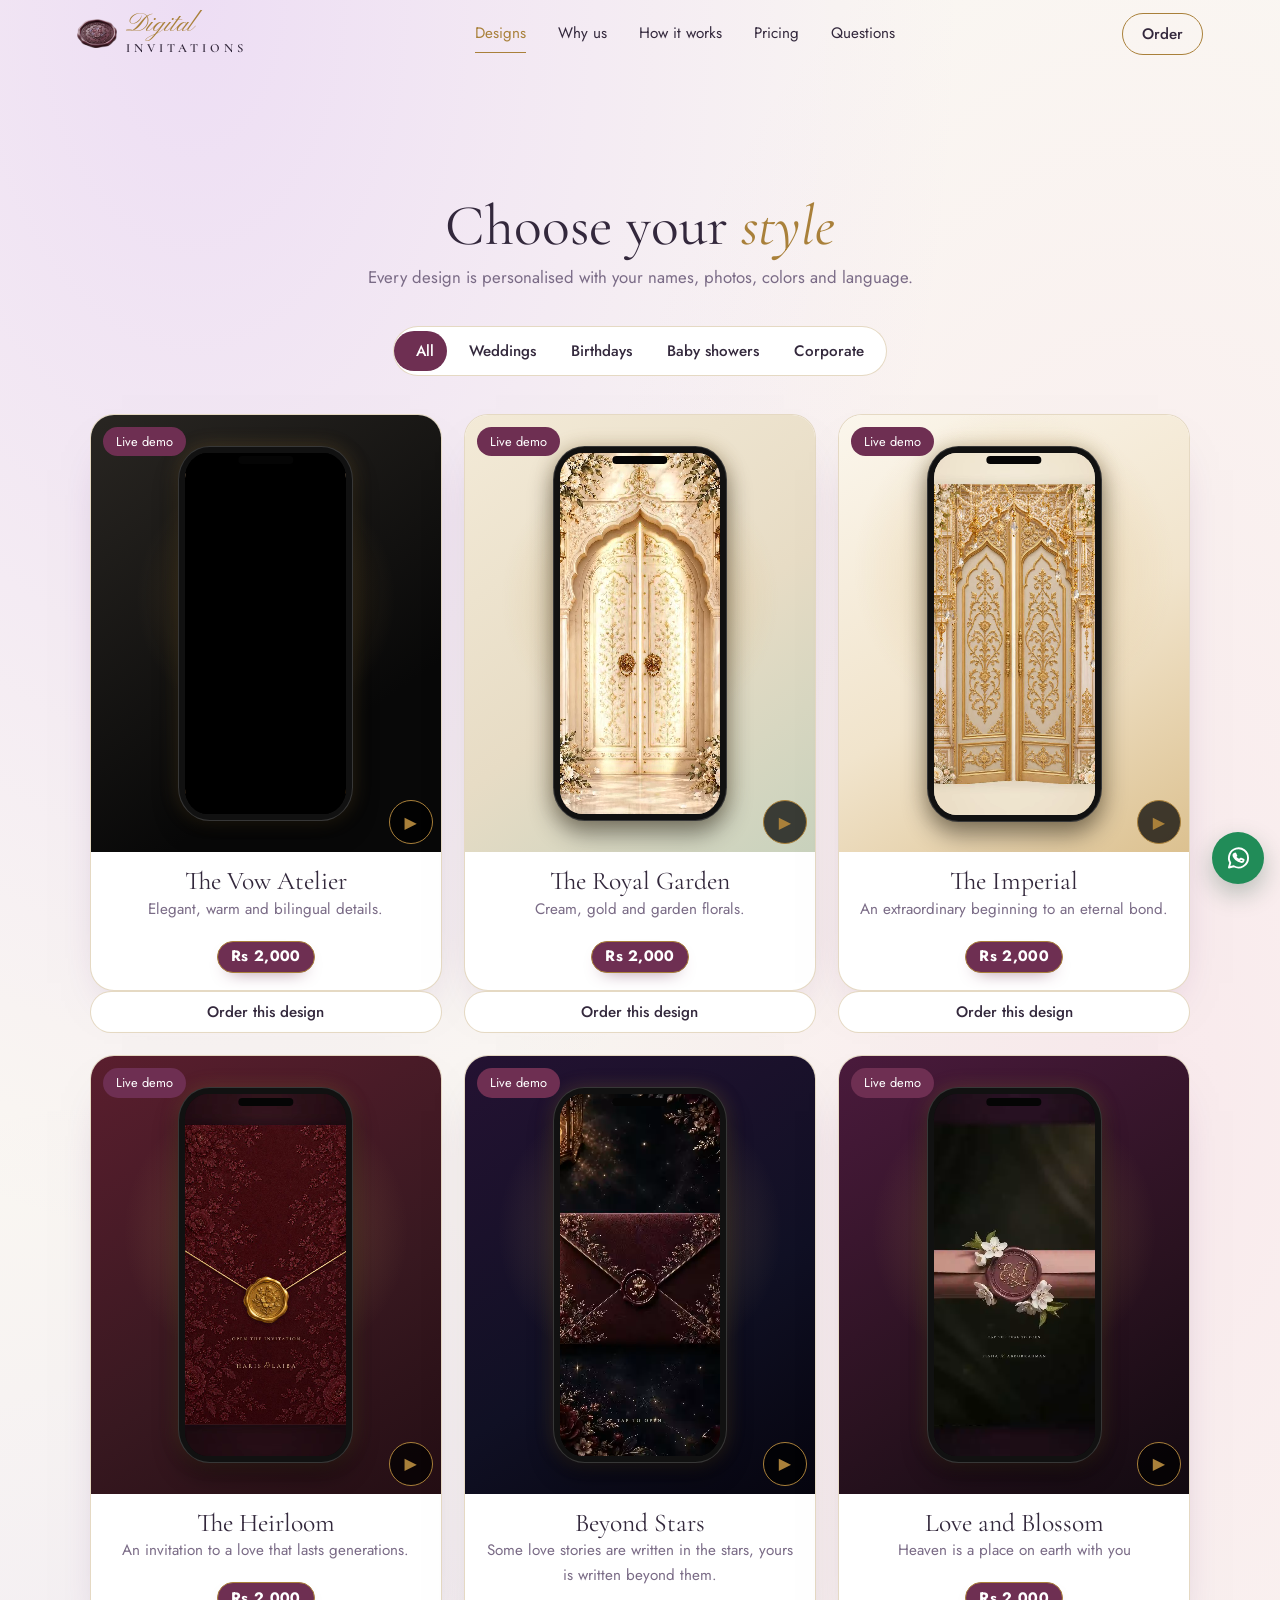
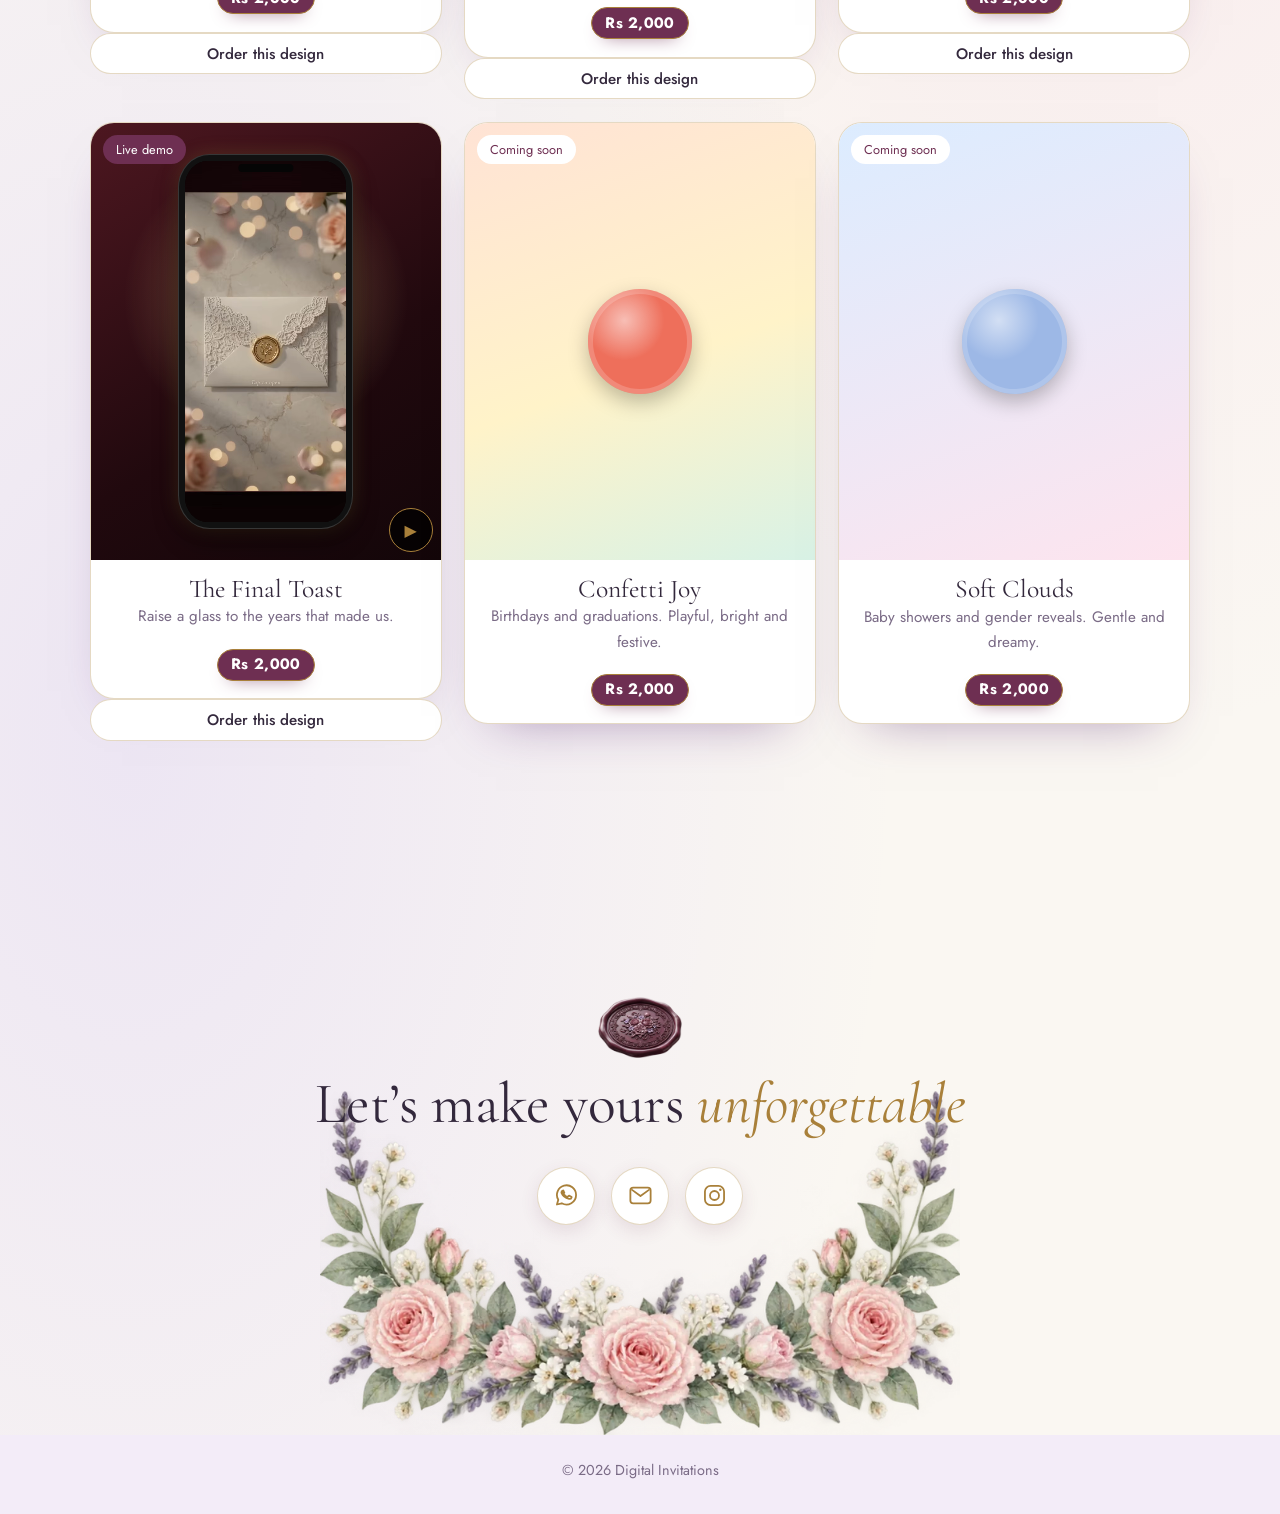
<file: designs.html>
<!doctype html>
<html lang="en">
  <head>
    <meta charset="utf-8" />
    <meta
      name="viewport"
      content="width=device-width,initial-scale=1,viewport-fit=cover"
    />
    <title>Designs | Digital Invitations</title>
    <meta
      name="description"
      content="Browse every digital invitation design from Digital Invitations. Filter by weddings, birthdays, baby showers and corporate events."
    />
    <link rel="preconnect" href="https://fonts.googleapis.com" />
    <link rel="preconnect" href="https://fonts.gstatic.com" crossorigin />
    <link
      href="https://fonts.googleapis.com/css2?family=Cormorant+Garamond:ital,wght@0,400;0,600;1,400;1,600&family=Pinyon+Script&family=Jost:wght@400;500&display=swap"
      rel="stylesheet"
    />
    <link rel="stylesheet" href="style.css" />
  </head>
  <body>
    <header class="nav" id="nav">
      <a class="logo" href="index.html" aria-label="Digital Invitations, home"
        ><span id="lg"></span><span><em>Digital</em><b>Invitations</b></span></a
      >
      <nav id="nav-menu" aria-label="Main navigation">
        <a href="designs.html" aria-current="page">Designs</a
        ><a href="index.html#why">Why us</a
        ><a href="index.html#how">How it works</a
        ><a href="index.html#price">Pricing</a
        ><a href="index.html#faq">Questions</a>
      </nav>
      <div class="nav-actions">
        <a class="btn sm" id="nav-order" href="index.html#order">Order</a>
        <button
          class="nav-toggle"
          id="nav-toggle"
          type="button"
          aria-expanded="false"
          aria-controls="nav-menu"
          aria-label="Toggle navigation menu"
        >
          <svg viewBox="0 0 24 24" aria-hidden="true">
            <line x1="3" y1="6" x2="21" y2="6" />
            <line x1="3" y1="12" x2="21" y2="12" />
            <line x1="3" y1="18" x2="21" y2="18" />
          </svg>
        </button>
      </div>
    </header>
    <main>
      <section id="designs" class="designs-page">
        <div class="wrap c">
          <h1>Choose your <em>style</em></h1>
          <p class="mut">
            Every design is personalised with your names, photos, colors and
            language.
          </p>
          <div class="tabs" role="tablist" aria-label="Filter designs by event">
            <i class="ind" aria-hidden="true"></i
            ><button class="tab" role="tab" data-f="all" aria-selected="true">
              All</button
            ><button class="tab" role="tab" data-f="wedding" aria-selected="false">
              Weddings</button
            ><button class="tab" role="tab" data-f="birthday" aria-selected="false">
              Birthdays</button
            ><button class="tab" role="tab" data-f="baby" aria-selected="false">
              Baby showers</button
            ><button class="tab" role="tab" data-f="corporate" aria-selected="false">
              Corporate
            </button>
          </div>
          <div class="grid g3">
            <div class="tc" data-ev="wedding">
              <a
                href="the-vow-atelier.html"
                data-demo
                target="_blank"
                rel="noopener"
                ><div
                  class="pv vow-preview"
                  data-video-mp4="assets/previews/midnight-romance.mp4"
                  data-video-webm="assets/previews/midnight-romance.webm"
                  data-poster="assets/previews/midnight-romance.jpg"
                >
                  <div class="phone-preview" aria-hidden="true">
                    <div class="phone-screen">
                      <img
                        src="assets/previews/midnight-romance.jpg"
                        alt=""
                        width="540"
                        height="1160"
                        loading="lazy"
                        decoding="async"
                      /><video
                        muted
                        loop
                        playsinline
                        preload="none"
                        poster="assets/previews/midnight-romance.jpg"
                        aria-hidden="true"
                        tabindex="-1"
                        disablepictureinpicture
                        disableremoteplayback
                      ></video>
                    </div>
                  </div>
                  <span class="bd live">Live demo</span>
                </div>
                <h3>The Vow Atelier</h3>
                <p>
                  Elegant, warm and bilingual details.
                </p>
                <span class="gallery-offer" data-gallery-offer></span
              ></a>
              <a class="btn sm" href="index.html#order?template=vow-atelier"
                >Order this design</a
              >
            </div>
            <div class="tc" data-ev="wedding corporate">
              <a href="the-royal-garden.html" target="_blank" rel="noopener"
                ><div
                  class="pv"
                  style="background: radial-gradient(circle at 50% 42%, rgba(201, 164, 92, 0.38), transparent 45%), linear-gradient(145deg, #f3ead7, #e7dcc5 55%, #c9d2bd)"
                  data-video-mp4=""
                  data-video-webm="assets/previews/royal-garden.webm"
                  data-poster="assets/previews/royal-garden.jpg"
                >
                  <div class="phone-preview" aria-hidden="true">
                    <div class="phone-screen">
                      <img
                        src="assets/previews/royal-garden.jpg"
                        alt=""
                        width="540"
                        height="1160"
                        loading="lazy"
                        decoding="async"
                      /><video
                        muted
                        loop
                        playsinline
                        preload="none"
                        poster="assets/previews/royal-garden.jpg"
                        aria-hidden="true"
                        tabindex="-1"
                        disablepictureinpicture
                        disableremoteplayback
                      ></video>
                    </div>
                  </div>
                  <span class="bd live">Live demo</span>
                </div>
                <h3>The Royal Garden</h3>
                <p>Cream, gold and garden florals.</p>
                <span class="gallery-offer" data-gallery-offer></span
              ></a>
              <a class="btn sm" href="index.html#order?template=royal-garden"
                >Order this design</a
              >
            </div>
            <div class="tc" data-ev="wedding">
              <a href="the-imperial.html" target="_blank" rel="noopener"
                ><div
                  class="pv"
                  style="background: radial-gradient(circle at 50% 35%, rgba(214, 177, 109, 0.42), transparent 48%), linear-gradient(150deg, #fbf6ec, #f1e4cc 55%, #dcc190)"
                  data-video-mp4=""
                  data-video-webm="assets/previews/imperial.webm"
                  data-poster="assets/previews/imperial.jpg"
                >
                  <div class="phone-preview" aria-hidden="true">
                    <div class="phone-screen">
                      <img
                        src="assets/previews/imperial.jpg"
                        alt=""
                        width="540"
                        height="1160"
                        loading="lazy"
                        decoding="async"
                      /><video
                        muted
                        loop
                        playsinline
                        preload="none"
                        poster="assets/previews/imperial.jpg"
                        aria-hidden="true"
                        tabindex="-1"
                        disablepictureinpicture
                        disableremoteplayback
                      ></video>
                    </div>
                  </div>
                  <span class="bd live">Live demo</span>
                </div>
                <h3>The Imperial</h3>
                <p>
                  An extraordinary beginning to an
                  eternal bond.
                </p>
                <span class="gallery-offer" data-gallery-offer></span
              ></a>
              <a class="btn sm" href="index.html#order?template=imperial"
                >Order this design</a
              >
            </div>
            <div class="tc" data-ev="wedding">
              <a href="the-heirloom.html" target="_blank" rel="noopener"
                ><div
                  class="pv"
                  style="background: radial-gradient(circle at 50% 40%, rgba(197, 161, 91, 0.35), transparent 45%), linear-gradient(150deg, #5a1e2e, #381820 60%, #240e14)"
                  data-video-mp4=""
                  data-video-webm="assets/previews/heirloom.webm"
                  data-poster="assets/previews/heirloom.jpg"
                >
                  <div class="phone-preview" aria-hidden="true">
                    <div class="phone-screen">
                      <img
                        src="assets/previews/heirloom.jpg"
                        alt=""
                        width="540"
                        height="1160"
                        loading="lazy"
                        decoding="async"
                      /><video
                        muted
                        loop
                        playsinline
                        preload="none"
                        poster="assets/previews/heirloom.jpg"
                        aria-hidden="true"
                        tabindex="-1"
                        disablepictureinpicture
                        disableremoteplayback
                      ></video>
                    </div>
                  </div>
                  <span class="bd live">Live demo</span>
                </div>
                <h3>The Heirloom</h3>
                <p>
                  An invitation to a love that lasts
                  generations.
                </p>
                <span class="gallery-offer" data-gallery-offer></span
              ></a>
              <a class="btn sm" href="index.html#order?template=heirloom"
                >Order this design</a
              >
            </div>
            <div class="tc" data-ev="wedding">
              <a href="the-beyond-stars.html" target="_blank" rel="noopener"
                ><div
                  class="pv"
                  style="background: radial-gradient(circle at 50% 40%, rgba(197, 161, 91, 0.35), transparent 45%), linear-gradient(150deg, #241232, #101024 60%, #06050f)"
                  data-video-mp4=""
                  data-video-webm="assets/previews/beyond-stars.webm"
                  data-poster="assets/previews/beyond-stars.jpg"
                >
                  <div class="phone-preview" aria-hidden="true">
                    <div class="phone-screen">
                      <img
                        src="assets/previews/beyond-stars.jpg"
                        alt=""
                        width="540"
                        height="1160"
                        loading="lazy"
                        decoding="async"
                      /><video
                        muted
                        loop
                        playsinline
                        preload="none"
                        poster="assets/previews/beyond-stars.jpg"
                        aria-hidden="true"
                        tabindex="-1"
                        disablepictureinpicture
                        disableremoteplayback
                      ></video>
                    </div>
                  </div>
                  <span class="bd live">Live demo</span>
                </div>
                <h3>Beyond Stars</h3>
                <p>
                  Some love stories are written in
                  the stars, yours is written beyond them.
                </p>
                <span class="gallery-offer" data-gallery-offer></span
              ></a>
              <a class="btn sm" href="index.html#order?template=beyond-stars"
                >Order this design</a
              >
            </div>
            <div class="tc" data-ev="wedding">
              <a href="the-love-and-blossom.html" target="_blank" rel="noopener"
                ><div
                  class="pv"
                  style="background: radial-gradient(circle at 50% 40%, rgba(184, 146, 74, 0.38), transparent 45%), linear-gradient(150deg, #4a1a3c, #2a1220 60%, #120a10)"
                  data-video-mp4=""
                  data-video-webm="assets/previews/love-and-blossom.webm"
                  data-poster="assets/previews/love-and-blossom.jpg"
                >
                  <div class="phone-preview" aria-hidden="true">
                    <div class="phone-screen">
                      <img
                        src="assets/previews/love-and-blossom.jpg"
                        alt=""
                        width="540"
                        height="1160"
                        loading="lazy"
                        decoding="async"
                      /><video
                        muted
                        loop
                        playsinline
                        preload="none"
                        poster="assets/previews/love-and-blossom.jpg"
                        aria-hidden="true"
                        tabindex="-1"
                        disablepictureinpicture
                        disableremoteplayback
                      ></video>
                    </div>
                  </div>
                  <span class="bd live">Live demo</span>
                </div>
                <h3>Love and Blossom</h3>
                <p>Heaven is a place on earth with you</p>
                <span class="gallery-offer" data-gallery-offer></span
              ></a>
              <a class="btn sm" href="index.html#order?template=love-and-blossom"
                >Order this design</a
              >
            </div>
            <div class="tc" data-ev="birthday">
              <a href="the-final-toast.html" target="_blank" rel="noopener"
                ><div
                  class="pv"
                  style="background: radial-gradient(circle at 50% 40%, rgba(233, 201, 133, 0.38), transparent 45%), linear-gradient(150deg, #4d1720, #21090e 60%, #130609)"
                  data-video-mp4="assets/previews/final-toast.mp4"
                  data-video-webm="assets/previews/final-toast.webm"
                  data-poster="assets/previews/final-toast.jpg"
                >
                  <div class="phone-preview" aria-hidden="true">
                    <div class="phone-screen">
                      <img
                        src="assets/previews/final-toast.jpg"
                        alt=""
                        width="540"
                        height="1160"
                        loading="lazy"
                        decoding="async"
                      /><video
                        muted
                        loop
                        playsinline
                        preload="none"
                        poster="assets/previews/final-toast.jpg"
                        aria-hidden="true"
                        tabindex="-1"
                        disablepictureinpicture
                        disableremoteplayback
                      ></video>
                    </div>
                  </div>
                  <span class="bd live">Live demo</span>
                </div>
                <h3>The Final Toast</h3>
                <p>Raise a glass to the years that made us.</p>
                <span class="gallery-offer" data-gallery-offer></span
              ></a>
              <a class="btn sm" href="index.html#order?template=final-toast"
                >Order this design</a
              >
            </div>
            <div class="tc" data-ev="birthday">
              <a href="#contact"
                ><div
                  class="pv"
                  style="
                    background: linear-gradient(
                      160deg,
                      #ffe3d5,
                      #fff3c9 55%,
                      #d8f2e6
                    );
                  "
                >
                  <i class="sl" style="--w: #ee6f5b"></i
                  ><span class="bd">Coming soon</span>
                </div>
                <h3>Confetti Joy</h3>
                <p>Birthdays and graduations. Playful, bright and festive.</p>
                <span class="gallery-offer" data-gallery-offer></span
              ></a>
            </div>
            <div class="tc" data-ev="baby">
              <a href="#contact"
                ><div
                  class="pv"
                  style="background: linear-gradient(160deg, #dcecff, #fde4ee)"
                >
                  <i class="sl" style="--w: #9db8e6"></i
                  ><span class="bd">Coming soon</span>
                </div>
                <h3>Soft Clouds</h3>
                <p>Baby showers and gender reveals. Gentle and dreamy.</p>
                <span class="gallery-offer" data-gallery-offer></span
              ></a>
            </div>
          </div>
        </div>
      </section>

      <section class="end" id="contact">
        <div class="flw" id="f2">
          <img
            src="assets/garland-bottom.webp"
            alt=""
            width="820"
            height="440"
            decoding="async"
            loading="lazy"
          />
        </div>
        <img
          class="sl3"
          data-seal
          alt=""
          width="420"
          height="307"
          decoding="async"
          loading="lazy"
        />
        <h2>Let’s make yours <em>unforgettable</em></h2>
        <div
          class="contact-socials"
          role="group"
          aria-label="Contact and social links"
        >
          <a
            class="social-icon"
            data-contact-whatsapp
            data-wa="Hello! I’d like a free preview of my invitation."
            target="_blank"
            rel="noopener noreferrer"
            aria-label="Chat with us on WhatsApp"
            title="WhatsApp"
          >
            <svg viewBox="0 0 24 24" aria-hidden="true">
              <path
                d="M20.5 11.5a8.5 8.5 0 0 1-12.7 7.4L3.5 20l1.2-4.2A8.5 8.5 0 1 1 20.5 11.5Z"
              />
              <path
                d="M8.5 8.5c.3 1.7 2.3 4 4.2 4.8l1.5-1.2 2.1 1c.2.1.3.4.2.6-.3 1-1.2 1.5-2.2 1.3-3.8-.7-6.2-3.7-6.7-5.2-.3-.9.2-1.9 1.1-2.2.2-.1.5 0 .6.2l.8 1.8-1.1.9"
              />
            </svg>
          </a>
          <a class="social-icon" data-contact-email aria-label="Email us" title="Email">
            <svg viewBox="0 0 24 24" aria-hidden="true">
              <rect x="3" y="5" width="18" height="14" rx="2.5" />
              <path d="m4.5 7 7.5 5.5L19.5 7" />
            </svg>
          </a>
          <a
            class="social-icon"
            data-instagram
            target="_blank"
            rel="noopener noreferrer"
            aria-label="Follow us on Instagram"
            title="Instagram"
          >
            <svg viewBox="0 0 24 24" aria-hidden="true">
              <rect x="3.5" y="3.5" width="17" height="17" rx="5" />
              <circle cx="12" cy="12" r="4" />
              <circle class="social-dot" cx="17.2" cy="6.8" r="1.1" />
            </svg>
          </a>
        </div>
      </section>
    </main>
    <footer>© 2026 Digital Invitations</footer>

    <a
      class="whatsapp-float"
      data-contact-whatsapp
      data-wa="Hello! I’d like a free preview of my invitation."
      target="_blank"
      rel="noopener noreferrer"
      aria-label="Chat with us on WhatsApp"
    >
      <svg viewBox="0 0 24 24" aria-hidden="true">
        <path
          d="M20.5 11.5a8.5 8.5 0 0 1-12.7 7.4L3.5 20l1.2-4.2A8.5 8.5 0 1 1 20.5 11.5Z"
        />
        <path
          d="M8.5 8.5c.3 1.7 2.3 4 4.2 4.8l1.5-1.2 2.1 1c.2.1.3.4.2.6-.3 1-1.2 1.5-2.2 1.3-3.8-.7-6.2-3.7-6.7-5.2-.3-.9.2-1.9 1.1-2.2.2-.1.5 0 .6.2l.8 1.8-1.1.9"
        />
      </svg>
    </a>

    <script defer src="config.js"></script>
    <script defer src="pricing.js"></script>
    <script defer src="previews.js"></script>
    <script defer src="designs.js"></script>
  </body>
</html>
</file>
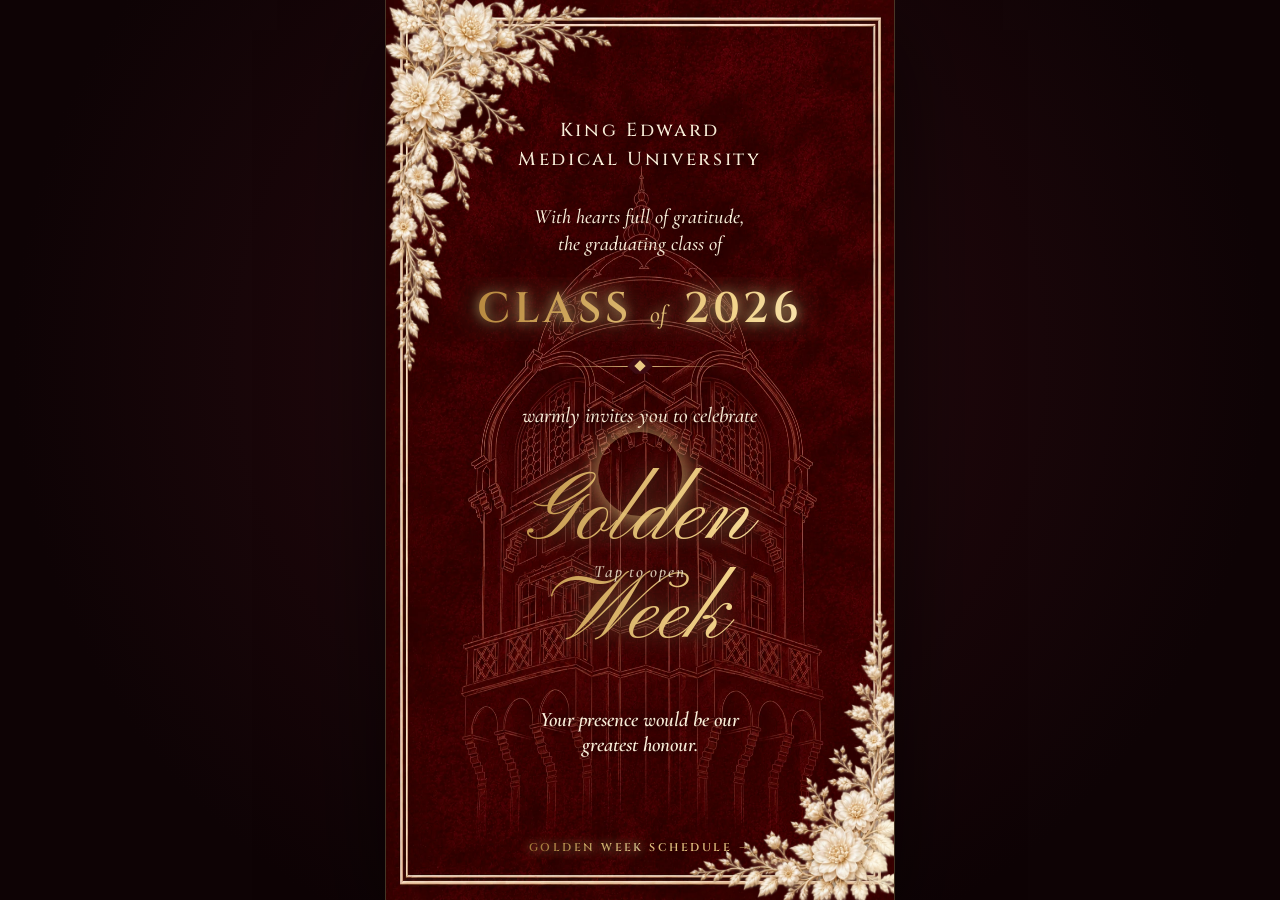
<file: the-final-toast.html>
<!DOCTYPE html>
<html lang="en">
<head>
<meta charset="utf-8">
<meta name="viewport" content="width=device-width, initial-scale=1, viewport-fit=cover">
<title>Golden Week · Class of 2026 · King Edward Medical University</title>
<link rel="preconnect" href="https://fonts.googleapis.com">
<link rel="preconnect" href="https://fonts.gstatic.com" crossorigin>
<link href="https://fonts.googleapis.com/css2?family=Cinzel:wght@500;600&family=Cormorant+Garamond:ital,wght@0,500;0,600;1,500;1,600&family=Pinyon+Script&family=Bodoni+Moda:wght@500;600;700&display=swap" rel="stylesheet">
<link rel="stylesheet" href="/the-final-toast.css" />
<script src="/the-final-toast.js" defer></script>
</head>
<body>
<main class="stage" id="st">
  <video id="env" src="/assets/final-toast/envelope.mp4" poster="/assets/final-toast/envelope-poster.jpg" muted playsinline webkit-playsinline preload="auto"></video>
  <audio id="song" src="/assets/final-toast/music.mp3" loop preload="auto"></audio>
  <img id="base" alt="" src="/assets/final-toast/base.webp">
  <div class="fc" id="c1" aria-hidden="true"><div class="fi" id="f1"></div><div class="sh"></div></div>
  <div class="fc" id="c2" aria-hidden="true"><div class="fi" id="f2"></div><div class="sh"></div></div>
  <i class="sp sp-01"></i><i class="sp sp-02"></i><i class="sp sp-03"></i><i class="sp sp-04"></i><i class="sp sp-05"></i><i class="sp sp-06"></i><i class="sp sp-07"></i><i class="sp sp-08"></i><i class="sp sp-09"></i><i class="sp sp-10"></i>
  <button id="go" aria-label="Tap the seal to open the invitation"><span class="seal"></span></button>
  <div id="tap" aria-hidden="true">Tap to open</div>
  <div id="track" tabindex="-1">
    <section class="slide on" id="s0" aria-label="Invitation">
      <div class="t">
        <p class="uni i-0">King Edward<br>Medical University</p>
        <p class="lead i-1">With hearts full of gratitude,<br>the graduating class of</p>
        <h2 class="cls i-2"><span class="gl"><span class="gt">CLASS <i>of</i> 2026</span></span></h2>
        <div class="orn i-3"></div>
        <p class="mid i-4">warmly invites you to celebrate</p>
        <h1 class="gw i-5"><span>Golden</span><span>Week</span></h1>
        <p class="close i-6">Your presence would be our<br>greatest honour.</p>
      </div>
      <button class="cue" id="cue" type="button" aria-label="See the Golden Week schedule"><span class="gwt">GOLDEN WEEK</span> SCHEDULE<span class="ar" aria-hidden="true">&rarr;</span></button>
    </section>
  </div>
  <button class="arw" id="prev" type="button" aria-label="Previous page">&#8249;</button>
  <button class="arw" id="next" type="button" aria-label="Next page">&#8250;</button>
  <button id="snd" type="button" aria-label="Mute music" aria-pressed="false"><svg viewBox="0 0 24 24" width="100%" height="100%" fill="none" stroke="currentColor" stroke-width="1.6" stroke-linecap="round" stroke-linejoin="round"><path d="M4 9.5v5h3.5L12 18.5v-13L7.5 9.5z"/><path class="w" d="M15.5 9a4.2 4.2 0 0 1 0 6M18 6.5a8 8 0 0 1 0 11"/><path class="x" d="M16 9.5l5 5M21 9.5l-5 5"/></svg></button>
  <div id="dots" role="tablist" aria-label="Pages"></div>
</main>


</body>
</html>
</file>
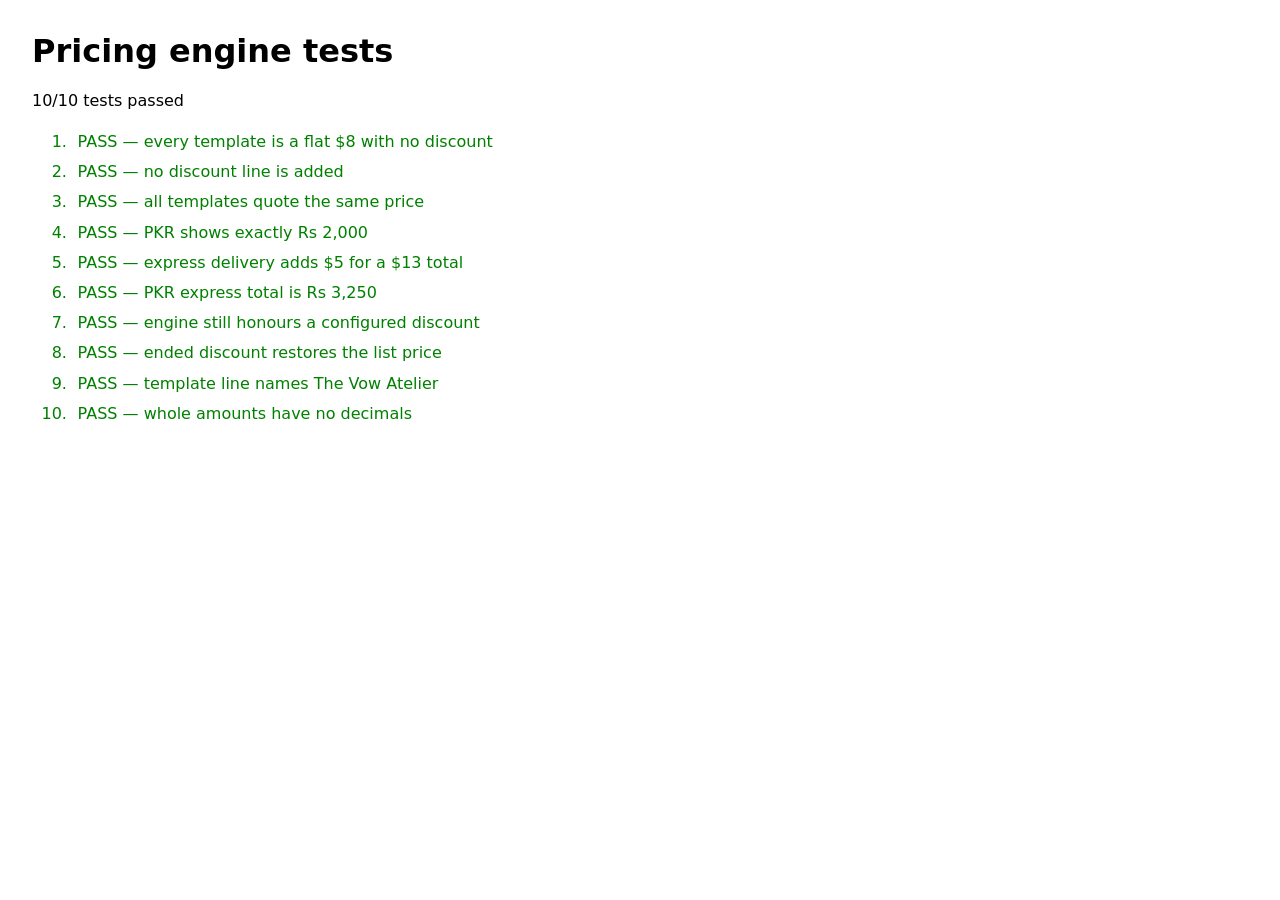
<file: tests/pricing.test.html>
<!doctype html>
<html lang="en">
<head><meta charset="utf-8"><meta name="viewport" content="width=device-width,initial-scale=1"><title>Pricing tests</title>
<style>body{font:16px system-ui;margin:2rem;max-width:800px}li{padding:.35rem}.pass{color:green}.fail{color:red}</style>
</head>
<body><h1>Pricing engine tests</h1><p id="summary"></p><ol id="results"></ol><script src="../config.js"></script><script src="../pricing.js"></script><script>
const C=window.DI.catalog,P=window.DI.pricing,results=document.querySelector('#results');let passed=0,total=0;
function test(name,condition){total++;const li=document.createElement('li');li.className=condition?'pass':'fail';li.textContent=`${condition?'PASS':'FAIL'} — ${name}`;results.append(li);if(condition)passed++}
const quote=s=>P.calculateQuote(s,C),line=(s,t)=>quote(s).lines.find(x=>x.type===t);
test('every template is a flat $8 with no discount',quote({}).totalUSD===8&&quote({}).listTotalUSD===8&&quote({}).discountUSD===0);
test('no discount line is added',line({},'discount')===undefined);
test('all templates quote the same price',C.templates.every(t=>quote({templateId:t.id}).totalUSD===8));
test('PKR shows exactly Rs 2,000',P.formatMoney(quote({}).totalUSD,'PKR',C)==='Rs 2,000');
test('express delivery adds $5 for a $13 total',quote({express:true}).totalUSD===13&&line({express:true},'express').amountUSD===5);
test('PKR express total is Rs 3,250',P.formatMoney(quote({express:true}).totalUSD,'PKR',C)==='Rs 3,250');
test('engine still honours a configured discount',P.calculateQuote({},Object.assign({},C,{discount:{active:true,percent:25,label:'Promo',endsAt:''}})).totalUSD===6);
test('ended discount restores the list price',P.calculateQuote({},Object.assign({},C,{discount:{active:true,percent:25,label:'Promo',endsAt:'2020-01-01'}})).totalUSD===8);
test('template line names The Vow Atelier',line({},'template').label==='Template Invitation: The Vow Atelier');
test('whole amounts have no decimals',P.formatMoney(8,'USD',C)==='$8'&&P.formatMoney(13,'USD',C)==='$13');
document.querySelector('#summary').textContent=`${passed}/${total} tests passed`;
</script></body></html>
</file>
<file: style.css>
:root{--bg:#faf7f2;--bg2:#f3ecf8;--ink:#33283c;--mut:#7a6b86;--gold:#a9803a;--plum:#6e2f52;--card:#fff;--line:rgba(169,128,58,.3);--serif:"Cormorant Garamond",Georgia,serif;--sans:"Jost",system-ui,sans-serif;--script:"Pinyon Script","Snell Roundhand",cursive;box-sizing:border-box;padding-top:env(safe-area-inset-top,0px);padding-bottom:env(safe-area-inset-bottom,0px)}
@media(prefers-color-scheme:dark){:root:not([data-theme=light]){--bg:#17111d;--bg2:#21182b;--ink:#f3eafa;--mut:#bba9c9;--gold:#e0b96a;--card:#241b2e;--line:rgba(224,185,106,.3)}}
:root[data-theme=dark]{--bg:#17111d;--bg2:#21182b;--ink:#f3eafa;--mut:#bba9c9;--gold:#e0b96a;--card:#241b2e;--line:rgba(224,185,106,.3)}
html{scroll-padding-top:calc(76px + env(safe-area-inset-top,0px));scroll-behavior:smooth}
*{box-sizing:border-box}
body{margin:0;color:var(--ink);font:400 1.05rem/1.65 var(--sans);overflow-x:clip;background:radial-gradient(60% 40% at 15% 0%,rgba(192,132,252,.22),transparent),radial-gradient(50% 40% at 90% 35%,rgba(244,180,214,.2),transparent),radial-gradient(60% 40% at 10% 75%,rgba(167,139,250,.16),transparent),var(--bg)}
body.ord-open{overflow:hidden}
body::before{content:"";position:fixed;inset:0 0 auto;height:env(safe-area-inset-top,0px);background:var(--bg);z-index:49}
h1,h2,h3{font-family:var(--serif);font-weight:400;margin:0;line-height:1.05}
h2{font-size:clamp(2.2rem,7vw,3.6rem)}
em{font-style:italic;color:var(--gold)}
p{margin:.5em 0}.mut{color:var(--mut)}
section{padding:clamp(4rem,12vw,8rem) 6vw;position:relative}
.wrap{max-width:1100px;margin:auto}
.c{text-align:center}.c p{margin-inline:auto}
.btn{display:inline-block;padding:.85rem 1.6rem;border:1px solid var(--gold);border-radius:99px;color:var(--ink);text-decoration:none;font:500 1rem var(--sans);cursor:pointer;background:none;position:relative;overflow:hidden;z-index:0;transition:color .4s,box-shadow .4s,transform .35s cubic-bezier(.2,.9,.2,1)}
.btn::before{content:"";position:absolute;inset:0;background:var(--gold);transform:translateY(101%);transition:transform .5s cubic-bezier(.2,.9,.2,1);z-index:-1}
.btn::after{content:"";position:absolute;inset:-2px auto -2px -40%;width:28%;background:rgba(255,255,255,.35);transform:skewX(-18deg) translateX(-180%);transition:transform .7s ease;z-index:-1}
.btn:hover,.btn:focus-visible{color:#fff;box-shadow:0 12px 32px -12px var(--gold);transform:translateY(-3px)}
.btn:hover::before,.btn:focus-visible::before{transform:none}
.btn:hover::after,.btn:focus-visible::after{transform:skewX(-18deg) translateX(620%)}
.btn:active{transform:translateY(-1px) scale(.97);transition-duration:.1s}
.btn.big{background:var(--plum);border-color:var(--plum);color:#fff}.btn.big::before{background:var(--gold)}
.btn.sm{padding:.55rem 1.2rem;font-size:.95rem}
:focus-visible{outline:2px solid var(--gold);outline-offset:3px}
.contact-socials{display:flex;justify-content:center;align-items:center;flex-wrap:wrap;gap:1rem;margin-top:2rem}
.social-icon{display:grid;place-items:center;width:58px;height:58px;border-radius:50%;border:1px solid var(--line);background:var(--card);color:var(--gold);box-shadow:0 6px 18px rgba(110,47,82,.12);transition:transform .35s cubic-bezier(.2,.9,.2,1),border-color .35s,color .35s,background .35s;animation:social-glow 3.6s ease-in-out infinite}
.social-icon:nth-child(2){animation-delay:1.2s}
.social-icon:nth-child(3){animation-delay:2.4s}
.social-icon svg{width:27px;height:27px;fill:none;stroke:currentColor;stroke-width:1.6;stroke-linecap:round;stroke-linejoin:round}
.social-icon .social-dot{fill:currentColor;stroke:none}
.social-icon:hover,.social-icon:focus-visible{transform:translateY(-4px);border-color:var(--plum);background:var(--plum);color:#fff}
@keyframes social-glow{0%,100%{box-shadow:0 0 0 0 rgba(224,185,106,0),0 6px 18px rgba(110,47,82,.12)}50%{box-shadow:0 0 0 7px rgba(224,185,106,.08),0 0 24px 3px rgba(224,185,106,.55),0 6px 18px rgba(110,47,82,.14)}}
@media(prefers-reduced-motion:reduce){.social-icon{animation:none;transition:none}}
.whatsapp-float{position:fixed;right:1rem;bottom:calc(1rem + env(safe-area-inset-bottom,0px));z-index:48;display:grid;place-items:center;width:52px;height:52px;border-radius:50%;background:#218c58;color:#fff;box-shadow:0 10px 24px rgba(20,70,45,.28);opacity:1;transform:translateY(0);transition:transform .35s ease,opacity .35s ease;animation:wa-in .45s ease both}
.whatsapp-float svg{width:27px;height:27px;fill:none;stroke:currentColor;stroke-width:1.7;stroke-linecap:round;stroke-linejoin:round}
body.ord-open .whatsapp-float{opacity:0;transform:translateY(12px);pointer-events:none}
@keyframes wa-in{from{opacity:0;transform:translateY(8px)}to{opacity:1;transform:translateY(0)}}
@media(prefers-reduced-motion:reduce){.whatsapp-float{transition:none;animation:none}}
/* nav */
.nav{position:sticky;top:env(safe-area-inset-top,0px);z-index:50;display:flex;align-items:center;justify-content:space-between;gap:1rem;padding:.7rem 6vw;transition:background .4s,box-shadow .4s}
.nav.s{background:var(--bg);box-shadow:0 1px 0 var(--line)}
.nav nav{display:none;gap:2rem}.nav nav a{color:var(--ink);text-decoration:none;font-size:.95rem;position:relative;padding:.4rem 0;transition:color .3s}.nav nav a::after{content:"";position:absolute;left:0;right:100%;bottom:0;height:1px;background:var(--gold);transition:right .35s cubic-bezier(.2,.9,.2,1)}.nav nav a:hover,.nav nav a:focus-visible{color:var(--gold)}.nav nav a:hover::after,.nav nav a:focus-visible::after{right:0}
.nav-actions{display:flex;align-items:center;gap:.6rem}
.nav-toggle{display:none;background:none;border:1px solid var(--line);border-radius:10px;width:38px;height:38px;align-items:center;justify-content:center;color:var(--ink);cursor:pointer;padding:0;transition:border-color .2s}
.nav-toggle:hover,.nav-toggle:focus-visible{border-color:var(--gold)}
.nav-toggle svg{width:22px;height:22px;stroke:currentColor;fill:none;stroke-width:1.8;stroke-linecap:round;stroke-linejoin:round}
@media(max-width:759px){
  .nav-toggle{display:flex}
  .nav.is-open nav{display:flex;flex-direction:column;position:absolute;top:100%;left:0;right:0;background:var(--bg);padding:1.2rem 6vw 1.6rem;border-bottom:1px solid var(--line);box-shadow:0 18px 36px -12px var(--plum);gap:1rem;animation:nav-in .25s ease both}
  @keyframes nav-in{from{opacity:0;transform:translateY(-8px)}to{opacity:1;transform:translateY(0)}}
}
@media(min-width:760px){.nav nav{display:flex}}
.logo{display:flex;align-items:center;gap:.6rem;text-decoration:none;color:var(--ink)}
.logo svg,.logo img{width:40px;height:40px;object-fit:contain}
.logo span{display:flex;flex-direction:column;line-height:1}
.logo em{font:400 1.7rem/1 var(--script);color:var(--gold)}
.logo b{font:600 .78rem var(--serif);letter-spacing:.32em;text-transform:uppercase;margin-top:2px}
@property --a1{syntax:'<color>';inherits:true;initial-value:#e0cbf7}
@property --a2{syntax:'<color>';inherits:true;initial-value:#b999e8}
@property --a3{syntax:'<color>';inherits:true;initial-value:#8f6cc9}
@property --c1{syntax:'<color>';inherits:true;initial-value:#fffaf2}
@property --c2{syntax:'<color>';inherits:true;initial-value:#efe3fb}
/* hero: floating arch */
.hero{display:grid;gap:2.4rem;align-items:center;justify-items:center;text-align:center;padding-top:2.5rem;overflow:clip;min-height:92svh}
.hero>*{position:relative;z-index:1}
.hero h1{font-size:clamp(2.3rem,10.5vw,5.6rem);text-wrap:balance}
.ln{display:block;overflow:visible;padding:.06em 0 .12em}.ln>span,.ln em>span{display:inline-block;max-width:100%;white-space:normal}
.lead{max-width:34ch;font-size:1.15rem;color:var(--mut)}
.lead-2{margin-top:.6rem;font-size:1rem}
.try{display:flex;align-items:center;gap:.7rem;margin:1.4rem auto 0;padding:.3rem 1.1rem;border:1px solid var(--line);border-radius:99px;background:var(--card);max-width:430px;width:100%}
.try span{font-size:.8rem;flex:none}
.try input{width:100%;min-width:0;flex:1 1 0;border:0;background:none;color:var(--ink);font:400 1.6rem/1.4 var(--script);outline:none;text-align:center}
.cta{display:flex;gap:.8rem;justify-content:center;flex-wrap:wrap;margin-top:1.3rem}
@media(min-width:900px){.hero{grid-template-columns:minmax(0,1.05fr) minmax(0,.95fr);text-align:left;justify-items:start;padding-inline:max(6vw,calc((100vw - 1100px)/2))}.hero>.vis{grid-column:2;grid-row:1;justify-self:center}.hero>div:not(.vis){grid-column:1;grid-row:1}.cta{justify-content:flex-start}.try{margin-left:0}}
.vis{position:relative;width:min(86vw,450px);aspect-ratio:1/1.12;margin-top:min(16vw,70px)}
.flw{position:absolute;left:50%;width:min(100%,640px);translate:-50% 0;pointer-events:none}
.flw img{width:100%;height:auto;display:block}
.vis .flw{top:-17%;width:130%;z-index:3}
.arch{position:absolute;inset:7% 7% 0;border-radius:999px 999px 26px 26px;background:linear-gradient(170deg,var(--a1),var(--a2) 55%,var(--a3));box-shadow:0 40px 70px -35px rgba(90,40,140,.6);overflow:hidden}
.arch::after{content:"";position:absolute;inset:0;background:radial-gradient(60% 40% at 50% 6%,rgba(255,255,255,.6),transparent)}
.ph{position:absolute;display:block;container-type:inline-size;width:41%;aspect-ratio:9/19;border-radius:26px;border:6px solid #1e1a1f;overflow:hidden;background:#2a2620;box-shadow:0 30px 50px -22px rgba(40,10,70,.65);will-change:transform}
.ph::after{content:"";position:absolute;top:5px;left:50%;translate:-50% 0;width:34%;height:9px;border-radius:8px;background:#1e1a1f}
.ph.a{right:10%;top:20%;z-index:2;transform:rotate(9deg);animation:fa1 6s ease-in-out infinite alternate}
.ph.b{left:10%;top:34%;z-index:3;transform:rotate(-9deg);animation:fa2 7s ease-in-out infinite alternate}
@keyframes fa1{to{transform:translateY(-12px) rotate(11deg)}}
@keyframes fa2{to{transform:translateY(10px) rotate(-11deg)}}
@keyframes fa3{to{transform:translateY(-10px) rotate(2deg)}}
.ph img{width:100%;height:100%;object-fit:cover;display:block}
.hero-screen{position:absolute;inset:0;width:100%;height:100%;object-fit:cover;opacity:0;transition:opacity .45s ease;pointer-events:none;background:#1e1a1f}
.hero-screen.is-ready{opacity:1}
.hero-screen.is-ready+.ring{display:none}
.vis .cd2{display:none}
@media(prefers-reduced-motion:reduce){.hero-screen{transition:none}}
.ring{position:absolute;left:50%;top:51%;width:21%;aspect-ratio:1;translate:-50% -50%;border-radius:50%;border:2px solid rgba(255,240,200,.85);box-shadow:0 0 14px 3px rgba(255,220,140,.85),inset 0 0 12px rgba(255,220,140,.5);animation:pl 2s ease-in-out infinite}
@keyframes pl{50%{opacity:.55;transform:scale(1.07)}}
.env{position:absolute;left:-9%;bottom:-13%;width:40%;z-index:4;rotate:-8deg;animation:fa3 5s ease-in-out infinite alternate;pointer-events:none}
.pt{position:absolute;top:-4%;left:var(--x);width:var(--s);z-index:5;pointer-events:none;will-change:transform;animation:pf var(--t) linear infinite;animation-delay:var(--dl);opacity:0}
.pt img{display:block;width:100%;animation:sw2 var(--w) ease-in-out infinite alternate}
@keyframes pf{8%{opacity:1}90%{opacity:1}100%{opacity:0;transform:translate3d(var(--dx),560px,0)}}
@keyframes sw2{from{transform:translateX(-14px) rotate(-40deg)}to{transform:translateX(14px) rotate(50deg)}}
.sl3{display:block;width:84px;height:auto;margin:0 auto 1rem;animation:fa3 4s ease-in-out infinite alternate}
/* marquee */
.mq{overflow:hidden;border-block:1px solid var(--line);padding:1rem 0;background:var(--bg2)}
.mq div{display:flex;width:max-content;animation:mq 38s linear infinite;font:italic 1.5rem var(--serif);color:var(--plum)}
.mq span{padding:0 1.4rem;white-space:nowrap}.mq span::after{content:"✦";margin-left:2.8rem;color:var(--gold);font-style:normal;font-size:.8rem}
@keyframes mq{to{transform:translateX(-50%)}}
/* designs */
.tabs{position:relative;display:inline-flex;flex-wrap:wrap;justify-content:center;padding:4px;border:1px solid var(--line);border-radius:99px;background:var(--card);margin:1.6rem 0 2.4rem}
.tab,.cb{position:relative;z-index:1;border:0;background:none;color:var(--ink);font:500 .95rem var(--sans);padding:.55rem 1.1rem;border-radius:99px;cursor:pointer;transition:color .35s,transform .35s cubic-bezier(.2,.9,.2,1)}.tab:hover,.cb:hover,.tab:focus-visible,.cb:focus-visible{transform:translateY(-2px)}
.tab[aria-selected=true],.cb[aria-selected=true]{color:#fff}
.ind,.ind2{position:absolute;top:4px;bottom:4px;left:0;border-radius:99px;background:var(--plum);transition:transform .55s cubic-bezier(.3,1.3,.4,1),width .55s}
.grid{display:grid;grid-template-columns:repeat(auto-fit,minmax(230px,1fr));gap:1.4rem}
.tc{perspective:800px}
.tc>a{display:block;position:relative;text-decoration:none;color:var(--ink);background:var(--card);border:1px solid var(--line);border-radius:24px;overflow:hidden;box-shadow:0 24px 50px -32px rgba(80,30,110,.5);transition:box-shadow .4s}
.pv{aspect-ratio:4/5;display:grid;place-items:center;position:relative;overflow:hidden}
.pv img{width:100%;height:100%;object-fit:cover}
.vow-preview{background:radial-gradient(circle at 50% 42%,color-mix(in srgb,var(--gold) 30%,transparent),transparent 42%),linear-gradient(145deg,#292622,#080808 72%);isolation:isolate}
.phone-preview{position:relative;width:50%;aspect-ratio:540/1160;padding:6px;border:1px solid rgba(255,255,255,.16);border-radius:18% / 9%;background:#111;box-shadow:0 12px 24px rgba(0,0,0,.45),0 0 18px color-mix(in srgb,var(--gold) 28%,transparent);animation:phone-float 6s ease-in-out infinite alternate;transform:translateY(0)}
.phone-preview::before{content:"";position:absolute;z-index:2;top:2.5%;left:50%;width:32%;height:2.2%;border-radius:99px;background:#050505;transform:translateX(-50%)}
.phone-screen{position:relative;width:100%;height:100%;overflow:hidden;border-radius:14% / 7%;background:#050505}
.phone-screen img,.phone-screen video{position:absolute;inset:0;width:100%;height:100%;object-fit:cover}
.phone-screen video{opacity:0;pointer-events:none}
.phone-screen video.is-ready{opacity:1}
.preview-play{position:absolute;z-index:4;right:8px;bottom:8px;display:grid;place-items:center;width:44px;height:44px;padding:0;border:1px solid var(--gold);border-radius:50%;background:rgba(0,0,0,.72);color:var(--gold);font:500 1rem var(--sans);cursor:pointer}
@keyframes phone-float{to{transform:translateY(-8px)}}
@media(prefers-reduced-motion:reduce){.phone-preview{animation:none}}
.pv .sl{width:30%;aspect-ratio:1;border-radius:50%;background:radial-gradient(circle at 35% 30%,rgba(255,255,255,.55),transparent 40%),var(--w);box-shadow:0 8px 20px rgba(0,0,0,.25),inset 0 0 0 5px rgba(255,255,255,.18)}
.bd{position:absolute;top:12px;left:12px;padding:.25rem .8rem;border-radius:99px;font-size:.8rem;background:#fff;color:var(--plum)}
.bd.live{background:var(--plum);color:#fff}
.tc h3{font-size:1.6rem;padding:1rem 1.2rem .1rem}.tc p{padding:0 1.2rem 1.2rem;margin:0;color:var(--mut);font-size:.95rem}
.gallery-offer{position:relative;display:inline-flex;align-items:center;overflow:hidden;margin:0 1.2rem 1.1rem;padding:.34rem .85rem;border:1px solid var(--gold);border-radius:99px;background:var(--plum);color:#fff;font:700 .95rem/1.25 var(--sans);letter-spacing:.02em;font-variant-numeric:tabular-nums;box-shadow:0 8px 18px -12px var(--plum);transition:transform .35s cubic-bezier(.2,.9,.2,1),box-shadow .35s}
.gallery-offer::after{content:"";position:absolute;top:-60%;bottom:-60%;left:0;width:38%;background:linear-gradient(105deg,transparent 15%,rgba(255,255,255,.5) 50%,transparent 85%);transform:translateX(-240%) skewX(-18deg);animation:price-shine 4.6s cubic-bezier(.4,0,.2,1) infinite;pointer-events:none}
.grid .tc:nth-child(2) .gallery-offer::after{animation-delay:.45s}
.grid .tc:nth-child(3) .gallery-offer::after{animation-delay:.9s}
.grid .tc:nth-child(4) .gallery-offer::after{animation-delay:1.35s}
.grid .tc:nth-child(5) .gallery-offer::after{animation-delay:1.8s}
.grid .tc:nth-child(6) .gallery-offer::after{animation-delay:2.25s}
.grid .tc:nth-child(7) .gallery-offer::after{animation-delay:2.7s}
.grid .tc:nth-child(8) .gallery-offer::after{animation-delay:3.15s}
.tc:hover .gallery-offer,.tc>a:focus-visible .gallery-offer{transform:translateY(-2px);box-shadow:0 12px 22px -12px var(--plum)}
.tc.off{display:none}
.grid.g3{grid-template-columns:repeat(3,minmax(0,1fr))}
@media(max-width:900px){.grid.g3{grid-template-columns:repeat(2,minmax(0,1fr))}}
@media(max-width:599px){.grid.g3{grid-template-columns:1fr}}
.designs-page h1{font-size:clamp(2.4rem,7vw,3.6rem)}
.designs-cta{position:relative;margin:1.6rem auto 2.4rem;overflow:hidden;isolation:isolate;animation:designs-glow 4.5s ease-in-out infinite}
.designs-cta::after{content:"";position:absolute;top:-40%;bottom:-40%;left:0;width:26%;background:linear-gradient(105deg,transparent 15%,rgba(255,255,255,.6) 50%,transparent 85%);transform:translateX(-240%) skewX(-18deg);animation:designs-shine 4.5s cubic-bezier(.4,0,.2,1) infinite;pointer-events:none;z-index:-1}
@keyframes designs-shine{0%,62%{transform:translateX(-240%) skewX(-18deg)}100%{transform:translateX(560%) skewX(-18deg)}}
@keyframes designs-glow{0%,100%{box-shadow:0 0 0 0 rgba(169,128,58,0)}55%{box-shadow:0 16px 40px -14px rgba(169,128,58,.7)}}
.designs-more{margin-top:2rem}
@media(prefers-reduced-motion:reduce){.designs-cta,.designs-cta::after{animation:none}.designs-cta::after{display:none}}
.nav nav a[aria-current=page]{color:var(--gold)}
.nav nav a[aria-current=page]::after{right:0}
/* features */
.fg{display:grid;gap:1.4rem;grid-template-columns:repeat(auto-fit,minmax(240px,1fr));margin-top:3rem;text-align:left}
.ft{padding:1.8rem;border:1px solid var(--line);border-radius:24px;background:var(--card)}
.ft i{display:grid;place-items:center;width:46px;height:46px;border-radius:50%;background:var(--bg2);color:var(--gold);font:normal 1.4rem var(--serif);margin-bottom:1rem}
.ft h3{font-size:1.6rem;margin-bottom:.4rem}
/* pricing */
.pg{display:grid;gap:1.4rem;grid-template-columns:repeat(auto-fit,minmax(250px,1fr));margin:3rem auto 0;max-width:560px;align-items:stretch}
.pc{padding:2rem 1.6rem;border:1px solid var(--line);border-radius:26px;background:var(--card);text-align:left;display:flex;flex-direction:column;transition:transform .5s cubic-bezier(.2,.9,.2,1),box-shadow .5s}
.pc:hover{transform:translateY(-6px);box-shadow:0 30px 50px -30px rgba(80,30,110,.5)}
.pc.pop{border:2px solid var(--gold)}
.pc h3{font-size:1.8rem}
.template-badge{display:inline-block;align-self:flex-start;color:#fff;background:var(--plum);border-radius:99px;padding:.25rem .7rem;font-size:.75rem}
.template-price{display:flex;align-items:center;gap:.85rem;flex-wrap:wrap;margin:1rem 0 .9rem}
.price-tag{position:relative;display:inline-flex;align-items:center;isolation:isolate;overflow:hidden;padding:.5rem 1.15rem .55rem;border-radius:99px;background:linear-gradient(115deg,#4d1c3b,#6e2f52 52%,#8a5a2b);box-shadow:0 10px 26px -14px var(--plum),inset 0 1px 0 rgba(255,255,255,.28);animation:price-halo 3.4s ease-in-out infinite}
.price-tag::after{content:"";position:absolute;top:-60%;bottom:-60%;left:0;width:34%;background:linear-gradient(105deg,transparent 12%,rgba(255,255,255,.6) 50%,transparent 88%);transform:translateX(-260%) skewX(-18deg);animation:price-shine 3.4s cubic-bezier(.4,0,.2,1) infinite;pointer-events:none;z-index:1}
.price-tag .pr{position:relative;z-index:2;margin:0;color:#fff;font:700 clamp(2.1rem,6vw,2.9rem)/1 var(--serif);font-variant-numeric:tabular-nums;text-shadow:0 2px 10px rgba(40,8,28,.4)}
.price-tag.is-counted .pr{animation:price-pop .6s cubic-bezier(.2,1.5,.4,1) both}
.price-note{color:var(--mut);font-size:.78rem;letter-spacing:.04em}
@keyframes price-shine{0%,58%{transform:translateX(-260%) skewX(-18deg)}100%{transform:translateX(430%) skewX(-18deg)}}
@keyframes price-halo{0%,100%{box-shadow:0 10px 26px -14px var(--plum),0 0 0 0 rgba(169,128,58,.4),inset 0 1px 0 rgba(255,255,255,.28)}50%{box-shadow:0 14px 30px -14px var(--plum),0 0 0 8px rgba(169,128,58,0),inset 0 1px 0 rgba(255,255,255,.28)}}
@keyframes price-pop{0%{transform:scale(.86)}55%{transform:scale(1.07)}100%{transform:scale(1)}}
@media(prefers-reduced-motion:reduce){.price-tag,.price-tag.is-counted .pr,.gallery-offer::after{animation:none}.price-tag::after,.gallery-offer::after{display:none}.gallery-offer{transition:none}}
.delivery-chips{display:flex;gap:.5rem;flex-wrap:wrap}.delivery-chips span{border:1px solid var(--line);border-radius:99px;padding:.3rem .65rem;color:var(--mut);font-size:.75rem}
.template-card hr{width:100%;border:0;border-top:1px solid var(--line);margin:1.4rem 0}
.template-label{display:block;color:var(--mut);font-size:.8rem;letter-spacing:.08em;text-transform:uppercase}
.template-checklist{display:grid;gap:.45rem;list-style:none;padding:0;margin:1rem 0 1.5rem}.template-checklist li{padding-left:1.6rem;position:relative;font-size:.9rem}.template-checklist li::before{content:"✓";position:absolute;left:0;display:grid;place-items:center;width:1.15rem;height:1.15rem;border-radius:50%;background:var(--gold);color:#fff;font-size:.7rem}
.cta-live{position:relative;overflow:visible;animation:cta-breathe 2.8s ease-in-out infinite}.cta-live::before{transform:none;clip-path:inset(100% 0 0 0);transition:clip-path .5s cubic-bezier(.2,.9,.2,1)}.cta-live:hover::before,.cta-live:focus-visible::before{clip-path:inset(0)}.cta-live::after{content:"";position:absolute;inset:-5px;width:auto;height:auto;background:none;border:1px solid var(--gold);border-radius:inherit;opacity:.45;transform:none;animation:cta-halo 2.8s ease-out infinite;pointer-events:none}.cta-live span{display:inline-block;animation:cta-arrow 1.4s ease-in-out infinite}.cta-live:hover{animation-play-state:paused;transform:translateY(-3px)}.cta-live:hover::after,.cta-live:hover span{animation-play-state:paused}
@keyframes cta-breathe{50%{transform:scale(1.025)}}@keyframes cta-halo{to{transform:scale(1.08);opacity:0}}@keyframes cta-arrow{50%{transform:translateX(4px)}}
.template-thumbnails{display:flex;gap:.8rem;margin-top:1rem}.template-thumb{display:block;width:72px;aspect-ratio:540/1160;padding:4px;border:1px solid var(--gold);border-radius:14px;background:#111;overflow:hidden;position:relative}.template-thumb .pv{height:100%;aspect-ratio:540/1160}.template-thumb .phone-preview{width:100%;height:100%;padding:2px;border:0;box-shadow:none;animation:none}.template-thumb .phone-preview::before{display:none}.template-thumb .preview-play{display:none}
@media(max-width:599px){
  .template-card{padding:1rem;border-radius:22px}
  .template-card h3{font-size:1.5rem;line-height:1.15}
  .template-card [data-template-description]{font-size:.86rem;line-height:1.35;margin:.3rem 0 0}
  .template-badge{font-size:.68rem;padding:.2rem .6rem}
  .template-price{gap:.55rem;row-gap:.35rem;margin:.6rem 0 .5rem}
  .price-tag{padding:.4rem .9rem .45rem}
  .price-tag .pr{font-size:1.85rem}
  .price-note{flex-basis:100%;font-size:.7rem}
  .gallery-offer{margin:0 1rem 1rem;padding:.3rem .7rem;font-size:.85rem}
  .delivery-chips{gap:.4rem;margin-top:.3rem}.delivery-chips span{font-size:.68rem;padding:.22rem .55rem}
  .template-card hr{margin:.7rem 0}
  .template-label{font-size:.68rem;letter-spacing:.05em}
  .template-card .template-checklist{grid-template-columns:1fr 1fr;column-gap:.8rem;row-gap:.1rem;margin:.5rem 0 .7rem}
  .template-card .template-checklist li{font-size:.78rem;line-height:1.25;padding:.14rem 0 .14rem 1.2rem}
  .template-card .template-checklist li::before{width:.95rem;height:.95rem;font-size:.55rem;top:.14rem}
  .template-card .cta-live{padding:.7rem .9rem;font-size:.95rem}
  .template-thumbnails{gap:.55rem;margin-top:.5rem;justify-content:center}
  .template-thumb{width:44px;flex:0 0 44px;padding:3px;border-radius:10px}
}
@media(prefers-reduced-motion:reduce){.cta-live,.cta-live::after,.cta-live span{animation:none}.cta-live::after{display:none}}

/* ordering steps */
.st{position:relative;display:grid;grid-template-columns:1fr;gap:.3rem;list-style:none;padding:0 0 0 3.9rem;margin:3rem auto 0;max-width:700px;text-align:left}
.sl2{position:absolute;left:1.2rem;top:2.3rem;bottom:2.3rem;width:2px;border-radius:2px;background:linear-gradient(180deg,var(--gold),rgba(224,185,106,.12));box-shadow:0 0 12px rgba(224,185,106,.22);transform-origin:top;transform:scaleY(1)}
.st li{position:relative;min-width:0;padding:1.5rem 1.25rem 1.5rem 1.35rem;border:0;border-radius:18px;background:transparent;transition:transform .5s cubic-bezier(.2,.9,.2,1),background .55s ease,box-shadow .55s ease}
.st li:not(:last-child)::after{content:"";position:absolute;left:1.35rem;right:1.25rem;bottom:0;height:1px;background:var(--line);opacity:.45}
.st li::before{content:"";position:absolute;left:-2.9rem;top:2.4rem;width:7px;height:7px;border-radius:50%;background:var(--gold);opacity:.4;transform:scale(.85);transition:opacity .5s ease,transform .5s ease,box-shadow .5s ease}
.st li.is-lit{background:radial-gradient(120% 150% at 2% 50%,rgba(224,185,106,.16),rgba(224,185,106,.04) 52%,transparent 78%);box-shadow:0 30px 64px -46px rgba(224,185,106,.7);transform:translateX(2px)}
.st li.is-lit::before{opacity:1;transform:scale(1.1);box-shadow:0 0 12px 3px rgba(224,185,106,.45)}
.st li:hover h3,.st li:focus-within h3,.st li.is-lit h3{color:var(--gold);text-shadow:0 0 22px rgba(224,185,106,.38);transform:translateX(5px)}
.st-flower{position:absolute;left:0;top:0;z-index:2;width:2.9rem;height:2.9rem;opacity:0;pointer-events:none;will-change:transform;filter:drop-shadow(0 0 10px rgba(224,185,106,.55)) drop-shadow(0 6px 9px rgba(30,8,30,.35))}
.st-flower::before{content:"";position:absolute;inset:-48%;border-radius:50%;background:radial-gradient(circle,rgba(224,185,106,.34),rgba(224,185,106,.08) 46%,transparent 72%);animation:st-halo 3.2s ease-in-out infinite alternate}
.st-flower.is-placed{opacity:1}
.st-flower img{display:block;width:100%;height:auto}
@keyframes st-halo{from{transform:scale(.92);opacity:.55}to{transform:scale(1.12);opacity:1}}
.st h3{margin:0;font-size:clamp(1.35rem,2.7vw,1.85rem);line-height:1.2;transition:color .5s ease,text-shadow .5s ease,transform .5s cubic-bezier(.2,.9,.2,1)}
.st-cta{margin-top:2rem}.st-note{margin:.7rem 0 0;font-size:.8rem}
@media(prefers-reduced-motion:reduce){
  .sl2{transform:scaleY(1)}
  .st li,.st li::before,.st h3{transition:none}
  .st-flower::before{animation:none}
}
.pc ul{list-style:none;padding:0;margin:.6rem 0 1.4rem;flex:1}.pc li{padding:.3rem 0 .3rem 1.5rem;position:relative}.pc li::before{content:"✓";position:absolute;left:0;color:var(--gold)}
/* faq */
.fq{border-bottom:1px solid var(--line);text-align:left}
.fq button{width:100%;display:flex;justify-content:space-between;gap:1rem;align-items:center;background:none;border:0;color:var(--ink);font:400 1.5rem var(--serif);padding:1.2rem 0;cursor:pointer;text-align:left;transition:color .3s,transform .35s}.fq button:hover,.fq button:focus-visible{color:var(--gold);transform:translateX(6px)}
.fq button::after{content:"+";font:300 2rem var(--sans);color:var(--gold);transition:transform .4s}
.fq.o button::after{transform:rotate(45deg)}
.fa{display:grid;grid-template-rows:0fr;transition:grid-template-rows .5s cubic-bezier(.2,.9,.2,1)}
.fq.o .fa{grid-template-rows:1fr}.fa>div{overflow:hidden}.fa p{margin:0 0 1.2rem;color:var(--mut)}
.btn-ripple{position:absolute;width:12px;height:12px;border-radius:50%;background:rgba(255,255,255,.5);transform:translate(-50%,-50%) scale(0);pointer-events:none;animation:ripple .65s ease-out forwards}
@keyframes ripple{to{transform:translate(-50%,-50%) scale(18);opacity:0}}
/* footer cta */
.end{text-align:center;overflow:clip;padding-bottom:calc(min(20vw,130px) + 5rem)}
.end .flw{top:auto;bottom:0}
.end>*:not(.flw){position:relative;z-index:1}
footer{text-align:center;padding:1.5rem 6vw calc(2rem + env(safe-area-inset-bottom,0px));color:var(--mut);font-size:.9rem;background:var(--bg2)}
/* event themes + props */
.vis{--a1:#e0cbf7;--a2:#b999e8;--a3:#8f6cc9;--c1:#fffaf2;--c2:#efe3fb;--cg:#a9803a;transition:--a1 .9s,--a2 .9s,--a3 .9s,--c1 .9s,--c2 .9s}
.vis[data-ev=birthday]{--a1:#ffe1d1;--a2:#ff9f8a;--a3:#ee6f5b;--c1:#fffaf0;--c2:#ffe3d5;--cg:#d9573f}
.vis[data-ev=baby]{--a1:#e4f1ff;--a2:#b8d4f5;--a3:#8db3e6;--c1:#fbfdff;--c2:#fde8f0;--cg:#6f93cc}
.vis[data-ev=corporate]{--a1:#34477f;--a2:#1f2b55;--a3:#111a38;--c1:#f8f6f0;--c2:#e6eaf3;--cg:#a88438}
.hero[data-ev=birthday]{--gold:#d9573f;--plum:#b8352b}
.hero[data-ev=baby]{--gold:#5f86c2;--plum:#4a70ad}
.hero[data-ev=corporate]{--gold:#b8903f;--plum:#2f4585}
.env img{width:100%;height:auto;display:block;transition:filter .9s}
.vis[data-ev=birthday] .env img{filter:hue-rotate(75deg) saturate(1.25)}
.vis[data-ev=baby] .env img{filter:hue-rotate(-65deg) saturate(.9) brightness(1.05)}
.vis[data-ev=corporate] .env img{filter:hue-rotate(-95deg) saturate(.8) brightness(.8)}
.cd2{height:100%;display:flex;flex-direction:column;align-items:center;justify-content:flex-start;gap:.4rem;text-align:center;padding:19% 8% 0;background:linear-gradient(170deg,var(--c1),var(--c2));color:#4a3a56;box-shadow:inset 0 0 0 5px var(--c1),inset 0 0 0 6px var(--cg)}
.cd2 small{font:italic .72rem/1.2 var(--serif);color:#7a6b86}
.cd2 b{font:400 15cqw/1.3 var(--script);color:var(--cg);overflow-wrap:anywhere;text-wrap:balance;margin:.3rem 0;transition:color .6s}
.cd2 b span,.cd2 b i{display:block}.cd2 b i{font-size:.55em;font-style:normal;line-height:1}
.cd2 #dt{font:.6rem var(--sans);letter-spacing:.18em;text-transform:uppercase}
.cd2 u{width:30%;height:1px;background:var(--cg);opacity:.5}
.cb{padding:.5rem .85rem;font-size:.9rem}
.vis>.td,.vis>.pg{position:absolute;inset:0;pointer-events:none;transition:opacity .7s,visibility .7s}
.vis>.td{z-index:3}.vis>.pg{z-index:5}
.vis>.td:not(.on),.vis>.pg:not(.on){opacity:0;visibility:hidden}
.vis>.pg:not(.on) *{animation-play-state:paused}
.pg{position:relative}
.pc{min-height:100%}
.tds{position:absolute;left:50%;top:-12%;width:130%;translate:-50% 0}
.pt svg{width:100%;display:block;animation:sw3 var(--w) ease-in-out infinite alternate}
@keyframes sw3{from{transform:rotate(-6deg)}to{transform:rotate(6deg)}}
.pt.up{top:auto;bottom:-12%;animation-name:pu}
@keyframes pu{8%{opacity:1}90%{opacity:1}100%{opacity:0;transform:translate3d(var(--dx),-560px,0)}}
.pt.cf{height:calc(var(--s)*.5);background:var(--c);border-radius:2px;animation:pf var(--t) linear infinite,rt 1.6s linear infinite;animation-delay:var(--dl)}
@keyframes rt{to{rotate:360deg}}
.pt.dm{height:var(--s);border:1.5px solid #c9a24f;background:rgba(201,162,79,.25);rotate:45deg}
.pt.rg{height:var(--s);border:1px solid rgba(201,162,79,.75);border-radius:50%}
.cl{position:absolute;width:var(--s);opacity:.92;animation:cl var(--t) ease-in-out infinite alternate}
.cl svg{width:100%;display:block}@keyframes cl{to{transform:translateX(var(--dx))}}

/* mobile overflow & responsiveness */
.hero>*{min-width:0}
@media(max-width:899px){.hero>.vis{margin-bottom:2.2rem}}
.tabs.chips{flex-wrap:wrap}
.vis .st{position:absolute;color:#fff;font-style:normal;text-shadow:0 0 8px rgba(255,255,255,.95);animation:tw var(--t) ease-in-out infinite alternate}
@keyframes tw{50%{opacity:.25;transform:scale(.7)}}
@media(prefers-reduced-motion:reduce){
  html{scroll-behavior:auto!important}
  .mq div{animation:none!important}
  .btn:hover,.btn:focus-visible,.btn:active,.tab:hover,.cb:hover,.fq button:hover{transform:none!important}
  .pt,.pt.cf,.pt.up,.cl{animation:none!important}
}


/* ==========================================================================
   Hero: Floating Wax-Seal Envelope & Drifting Petals Animation
   ========================================================================== */
.floating-envelope-stage {
  position: relative;
  width: 100%;
  max-width: min(100%, 350px);
  margin: 1.4rem auto 0;
  display: flex;
  justify-content: center;
  align-items: center;
  overflow: visible;
}

@media (min-width: 900px) {
  .floating-envelope-stage {
    margin: 1.4rem 0 0;
    justify-content: flex-start;
  }
}

.floating-envelope-wrap {
  position: relative;
  width: 100%;
  max-width: 330px;
  animation: envelope-in 700ms cubic-bezier(0.16, 1, 0.3, 1) both;
  overflow: visible;
}

@keyframes envelope-in {
  from {
    opacity: 0;
    transform: translate3d(0, 12px, 0);
  }
  to {
    opacity: 1;
    transform: translate3d(0, 0, 0);
  }
}

/* 5.6s smooth vertical float and subtle tilt cycle */
.floating-envelope-float {
  position: relative;
  width: 100%;
  animation: envelope-float 5.6s ease-in-out infinite;
  will-change: transform;
}

@keyframes envelope-float {
  0%, 100% {
    transform: translate3d(0, 0, 0) rotate(0deg);
  }
  25% {
    transform: translate3d(0, -7px, 0) rotate(-1.2deg);
  }
  50% {
    transform: translate3d(0, -11px, 0) rotate(0.5deg);
  }
  75% {
    transform: translate3d(0, -4px, 0) rotate(1.3deg);
  }
}

/* Envelope base and hover lift */
.floating-envelope {
  position: relative;
  z-index: 2;
  width: 100%;
  cursor: pointer;
  transition: transform 300ms cubic-bezier(0.25, 1, 0.5, 1), filter 300ms ease;
  will-change: transform;
}

.envelope-img {
  width: 100%;
  height: auto;
  aspect-ratio: 820 / 610;
  object-fit: contain;
  display: block;
  filter: drop-shadow(0 14px 26px rgba(53, 9, 31, 0.14));
  transition: filter 300ms ease;
}

@media (hover: hover) and (pointer: fine) {
  .floating-envelope:hover {
    transform: translate3d(0, -5px, 0) scale(1.025);
  }
  .floating-envelope:hover .envelope-img {
    filter: drop-shadow(0 20px 34px rgba(53, 9, 31, 0.22));
  }
  .floating-envelope:hover .wax-seal-spot {
    box-shadow: 0 0 16px 4px rgba(184, 53, 80, 0.45), 0 0 28px 8px rgba(212, 175, 55, 0.38);
  }
}

/* Wax seal hotspot and champagne-gold shimmer */
.wax-seal-spot {
  position: absolute;
  top: 56.1%;
  left: 52.7%;
  width: 25.5%;
  aspect-ratio: 1;
  transform: translate(-50%, -50%);
  border-radius: 50%;
  overflow: hidden;
  z-index: 3;
  pointer-events: none;
  transition: box-shadow 300ms ease;
}

.wax-seal-spot::after {
  content: "";
  position: absolute;
  top: -60%;
  left: -80%;
  width: 220%;
  height: 220%;
  background: linear-gradient(
    115deg,
    transparent 36%,
    rgba(255, 240, 200, 0.08) 43%,
    rgba(255, 250, 235, 0.65) 49%,
    rgba(218, 165, 32, 0.4) 53%,
    transparent 60%
  );
  transform: translateX(-130%) rotate(25deg);
  animation: seal-shimmer 6s ease-in-out infinite;
  pointer-events: none;
}

@keyframes seal-shimmer {
  0%, 75% {
    transform: translateX(-130%) rotate(25deg);
  }
  95%, 100% {
    transform: translateX(130%) rotate(25deg);
  }
}

/* Rose petals & botanical accents */
.envelope-petals {
  position: absolute;
  inset: -16% -14%;
  pointer-events: none;
  z-index: 1;
  overflow: visible;
}

.envelope-petal {
  position: absolute;
  pointer-events: none;
  user-select: none;
  width: clamp(34px, 8.5vw, 54px);
  height: auto;
  object-fit: contain;
  animation: petal-drift var(--d, 9.5s) ease-in-out var(--dl, 0s) infinite;
  will-change: transform, opacity;
  filter: drop-shadow(0 4px 10px rgba(53, 9, 31, 0.09));
}

.envelope-petal.sage-leaf {
  width: clamp(36px, 9vw, 56px);
  filter: drop-shadow(0 4px 10px rgba(40, 60, 40, 0.12));
}

@keyframes petal-drift {
  0% {
    transform: translate3d(0, -12px, 0) rotate(calc(var(--r, 0deg) - 10deg)) scale(var(--s, 1));
    opacity: 0;
  }
  20% {
    opacity: 0.85;
  }
  50% {
    transform: translate3d(var(--dx, 15px), 10px, 0) rotate(calc(var(--r, 0deg) + 8deg)) scale(calc(var(--s, 1) * 1.04));
    opacity: 0.95;
  }
  80% {
    opacity: 0.75;
  }
  100% {
    transform: translate3d(calc(var(--dx, 15px) * 1.5), 26px, 0) rotate(calc(var(--r, 0deg) + 20deg)) scale(var(--s, 1));
    opacity: 0;
  }
}

/* Reduced Motion Override */
@media (prefers-reduced-motion: reduce) {
  .floating-envelope-wrap {
    animation: none !important;
  }
  .floating-envelope-float {
    animation: none !important;
  }
  .floating-envelope {
    transition: none !important;
  }
  .floating-envelope:hover {
    transform: none !important;
  }
  .wax-seal-spot::after {
    animation: none !important;
    display: none !important;
  }
  .envelope-petal {
    animation: none !important;
    opacity: 0.8 !important;
    transform: rotate(var(--r, 0deg)) scale(var(--s, 1)) !important;
  }
}

/* how-it-works: closing heading + typewriter */
.st-dream-title{margin:2.6rem 0 0}
.st-typewriter{margin:.9rem 0 0;min-height:1.65em;color:var(--mut);font-size:clamp(1rem,2.2vw,1.15rem)}
.st-caret{display:inline-block;width:1px;height:1.05em;margin-left:2px;background:var(--gold);vertical-align:-.18em;animation:st-caret-blink 1s steps(1,end) infinite}
@keyframes st-caret-blink{0%,49%{opacity:1}50%,100%{opacity:0}}
.st-sr{position:absolute;width:1px;height:1px;padding:0;margin:-1px;overflow:hidden;clip:rect(0 0 0 0);white-space:nowrap;border:0}
@media(prefers-reduced-motion:reduce){.st-caret{animation:none}.st-typewriter{min-height:0}}
</file>
<file: the-final-toast.css>
:root{color-scheme:dark;--ink:#1b0509;--gold:#e9c985;--ivory:#f8edd8;--tl:url(/assets/final-toast/frame-left.webp);--br:url(/assets/final-toast/frame-right.webp)}
.sp-01{left:9%;top:22%;animation-delay:0s}.sp-02{left:21%;top:12%;animation-delay:.7s}.sp-03{left:36%;top:6%;animation-delay:1.4s}.sp-04{left:7%;top:40%;animation-delay:2.1s}.sp-05{left:15%;top:31%;animation-delay:2.8s}.sp-06{left:88%;top:86%;animation-delay:3.5s}.sp-07{left:76%;top:93%;animation-delay:.2s}.sp-08{left:60%;top:96%;animation-delay:.9s}.sp-09{left:92%;top:72%;animation-delay:1.6s}.sp-10{left:82%;top:80%;animation-delay:2.3s}
.i-0{--i:0}.i-1{--i:1}.i-2{--i:2}.i-3{--i:3}.i-4{--i:4}.i-5{--i:5}.i-6{--i:6}
*{box-sizing:border-box;margin:0}
html,body{height:100%;background:radial-gradient(circle at 50% 40%,#2a0b10,#0e0305 75%);overflow:hidden}
body{display:grid;place-items:center}
.stage{position:relative;height:min(100dvh,calc(100vw*1670/942));aspect-ratio:942/1670;container-type:inline-size;overflow:hidden;background:#3a0a12;box-shadow:0 0 0 1px rgba(233,201,133,.25),0 30px 90px rgba(0,0,0,.6)}
.stage>video,.stage>img{position:absolute;inset:0;width:100%;height:100%;object-fit:cover}
#base{opacity:0;transition:opacity 1.2s ease;object-fit:fill}
.bg #base{opacity:1}
@property --r{syntax:'<percentage>';inherits:false;initial-value:0%}
/* floral corners: .fc sways, .fi blooms in, .sh is a light glint travelling over the petals */
.fc{position:absolute;pointer-events:none;z-index:2}
#c1{left:0;top:0;width:44.6%;aspect-ratio:538/884;transform-origin:0 0}
#c2{right:0;bottom:0;width:40.3%;aspect-ratio:486/691;transform-origin:100% 100%}
.fi,.sh{position:absolute;inset:0}
.fi{opacity:0;background-size:100% 100%;-webkit-mask-image:radial-gradient(ellipse at var(--ox) var(--oy),#000 calc(var(--r) - 30%),transparent var(--r));mask-image:radial-gradient(ellipse at var(--ox) var(--oy),#000 calc(var(--r) - 30%),transparent var(--r))}
#f1{background-image:var(--tl);--ox:0%;--oy:0%;transform-origin:0 0}
#f2{background-image:var(--br);--ox:100%;--oy:100%;transform-origin:100% 100%}
@keyframes bloom{0%{opacity:0;--r:0%;transform:scale(.88)}10%{opacity:1}100%{opacity:1;--r:150%;transform:scale(1)}}
.bloom .fi{animation:bloom 2.6s cubic-bezier(.4,.06,.25,1) forwards}
.bloom #f2{animation-delay:.25s}
.sh{opacity:0;background:linear-gradient(115deg,transparent 42%,rgba(255,248,222,.95) 50%,transparent 58%) 0 0/250% 100% no-repeat;-webkit-mask-size:100% 100%;mask-size:100% 100%}
#c1 .sh{-webkit-mask-image:var(--tl);mask-image:var(--tl)}
#c2 .sh{-webkit-mask-image:var(--br);mask-image:var(--br)}
@keyframes sway1{0%,100%{transform:rotate(0) scale(1)}50%{transform:rotate(1.3deg) scale(1.012)}}
@keyframes sway2{0%,100%{transform:rotate(0) scale(1)}50%{transform:rotate(-1.3deg) scale(1.012)}}
@keyframes glint{0%{background-position:0 0}55%,100%{background-position:100% 0}}
.alive #c1{animation:sway1 7s ease-in-out infinite}
.alive #c2{animation:sway2 8s ease-in-out -2s infinite}
.alive .sh{opacity:.8;animation:glint 6.5s ease-in-out infinite}
.alive #c2 .sh{animation-delay:2.4s}
/* drifting gold sparkles */
.sp{position:absolute;z-index:3;width:1.3cqw;height:1.3cqw;border-radius:50%;pointer-events:none;opacity:0;background:radial-gradient(circle,#fff6d6 0,#f4d58a 38%,rgba(244,213,138,0) 70%)}
.alive .sp{animation:tw 4.2s ease-in-out infinite}
@keyframes tw{0%,100%{opacity:0;transform:translateY(0) scale(.4)}50%{opacity:.95;transform:translateY(-1.6cqw) scale(1)}}
/* tap to open */
#go{position:absolute;left:50%;top:52.7%;width:24cqw;aspect-ratio:1;transform:translate(-50%,-50%);border:0;background:none;cursor:pointer;border-radius:50%;-webkit-tap-highlight-color:transparent;z-index:6}
#go .seal{position:absolute;inset:15.5%;border-radius:50%;overflow:hidden;box-shadow:0 0 3.6cqw 1cqw rgba(244,213,138,.5)}
#go .seal::after{content:"";position:absolute;inset:-25%;background:linear-gradient(115deg,transparent 30%,rgba(255,240,180,.95) 50%,transparent 70%);transform:translateX(-120%);animation:sealglint 2.2s ease-in-out infinite;mix-blend-mode:screen}
@keyframes sealglint{0%,20%{transform:translateX(-120%)}70%,100%{transform:translateX(120%)}}
#tap{position:absolute;z-index:6;left:50%;top:calc(52.7% + 17.5cqw);transform:translateX(-50%);white-space:nowrap;font:italic 600 3.4cqw/1 "Cormorant Garamond",Georgia,serif;letter-spacing:.1em;color:rgba(255,246,220,.78);text-shadow:0 1px 6px rgba(0,0,0,.65);animation:tap 2.4s ease-in-out infinite;pointer-events:none}
@keyframes tap{0%,100%{opacity:.55;transform:translate(-50%,0)}50%{opacity:.85;transform:translate(-50%,-.6cqw)}}
.opening #go,.opening #tap{opacity:0;visibility:hidden;transition:opacity .5s,visibility 0s .5s}
/* side-scrolling track: the background stays still, only the writing slides */
#track{position:absolute;inset:0;z-index:4;display:flex;overflow-x:auto;overflow-y:hidden;scroll-snap-type:x mandatory;scrollbar-width:none;-webkit-overflow-scrolling:touch;overscroll-behavior-x:contain;visibility:hidden}
#track::-webkit-scrollbar{display:none}
.written #track{visibility:visible}
.stage:not(.written) #track{pointer-events:none}
.stage:not(.ready) #track{overflow-x:hidden}
.slide{position:relative;flex:0 0 100%;height:100%;scroll-snap-align:start;scroll-snap-stop:always;color:var(--ivory)}
/* invitation text */
.t{position:absolute;left:17cqw;right:17cqw;top:10%;bottom:13%;display:flex;flex-direction:column;align-items:center;justify-content:space-evenly;gap:1cqw;text-align:center;color:var(--ivory);font-family:"Cormorant Garamond",Georgia,serif;text-shadow:0 1px 10px rgba(20,2,6,.85)}
.t>*{opacity:0}
.written .t>*{animation:rev .65s cubic-bezier(.22,.7,.2,1) forwards;animation-delay:calc(var(--i)*.11s)}
@keyframes rev{from{opacity:0;clip-path:inset(-25% -10% 125% -10%);filter:blur(5px);transform:translateY(-1.5cqw)}to{opacity:1;clip-path:inset(-25% -10% -25% -10%);filter:blur(0);transform:none}}
.lead,.mid,.close{font-style:italic;font-weight:500}
.lead{font-size:4cqw;line-height:1.3}
.cls{font:600 8.4cqw/1 Cinzel,Georgia,serif;letter-spacing:.1em;color:var(--gold);text-shadow:none}
.cls .gl{display:inline-block;filter:drop-shadow(0 0 1.2cqw rgba(244,213,138,.7)) drop-shadow(0 0 2.8cqw rgba(233,201,133,.4)) drop-shadow(0 .5cqw 1.2cqw rgba(15,2,5,.75))}
.cls .gt{display:inline-block;background:linear-gradient(100deg,#b8893f 0%,#f1d28a 30%,#fff4cf 48%,#e6bd62 66%,#a9782f 100%);background-size:260% 100%;-webkit-background-clip:text;background-clip:text;-webkit-text-fill-color:transparent;color:transparent;animation:shimmer 6s ease-in-out 4s infinite}
.cls i{font:italic 500 4.8cqw "Cormorant Garamond",Georgia,serif;letter-spacing:0;margin:0 .5cqw}
.uni{font:500 3.7cqw/1.55 Cinzel,Georgia,serif;letter-spacing:.14em}
.orn{width:34cqw;height:2cqw;position:relative}
.orn::before{content:"";position:absolute;left:0;right:0;top:50%;height:1px;background:linear-gradient(90deg,transparent,var(--gold),transparent)}
.orn::after{content:"";position:absolute;left:50%;top:50%;width:1.6cqw;height:1.6cqw;background:var(--gold);transform:translate(-50%,-50%) rotate(45deg);box-shadow:0 0 0 1cqw #3d0b13}
.mid{font-size:4.2cqw}
.gw{position:relative;z-index:5;font:400 18.5cqw/1.05 "Pinyon Script","Apple Chancery",cursive;filter:drop-shadow(0 .6cqw 1.6cqw rgba(15,2,5,.8));text-shadow:none;padding:1.8cqw 2cqw 2.2cqw;overflow:visible;width:100%;isolation:isolate}
.gw span{display:block;filter:drop-shadow(0 0 2.2cqw rgba(244,213,138,.5)) drop-shadow(0 .6cqw 1.6cqw rgba(15,2,5,.8));background:linear-gradient(100deg,#b8893f 0%,#f1d28a 30%,#fff4cf 48%,#e6bd62 66%,#a9782f 100%);background-size:260% 100%;-webkit-background-clip:text;background-clip:text;-webkit-text-fill-color:transparent;color:transparent;animation:shimmer 5s ease-in-out .2s infinite,gwglow 3.2s ease-in-out infinite}
.gw span+span{margin-top:.15cqw}
@keyframes gwglow{0%,100%{filter:drop-shadow(0 0 1.2cqw rgba(244,213,138,.3)) drop-shadow(0 .6cqw 1.6cqw rgba(15,2,5,.8))}50%{filter:drop-shadow(0 0 3cqw rgba(255,226,140,.85)) drop-shadow(0 .6cqw 1.6cqw rgba(15,2,5,.8))}}
@keyframes shimmer{0%,100%{background-position:100% 0}50%{background-position:0 0}}
.close{font-size:4.1cqw;color:var(--ivory);font-weight:600}
.cue{position:absolute;left:50%;bottom:9cqw;transform:translateX(-50%);white-space:nowrap;border:0;background:none;cursor:pointer;color:var(--gold);font:600 2.2cqw/1 Cinzel,Georgia,serif;letter-spacing:.22em;text-shadow:0 1px 8px rgba(0,0,0,.7);opacity:0;-webkit-tap-highlight-color:transparent}
.cue .ar{display:inline-block;margin-left:1cqw;animation:nudge 1.8s ease-in-out infinite}
.cue .gwt{display:inline-block;background:linear-gradient(100deg,#b8893f 0%,#f1d28a 30%,#fff4cf 48%,#e6bd62 66%,#a9782f 100%);background-size:260% 100%;-webkit-background-clip:text;background-clip:text;-webkit-text-fill-color:transparent;color:transparent;filter:drop-shadow(0 0 .9cqw rgba(244,213,138,.55));animation:shimmer 5s ease-in-out .2s infinite}
.written .cue{animation:cuein .8s ease 1.3s forwards}
@keyframes cuein{to{opacity:.95}}
@keyframes nudge{0%,100%{transform:translateX(0)}50%{transform:translateX(1.2cqw)}}
/* schedule slides */
.sl{--rs:8.6cqw;--pad:1.5cqw;--gutL:1.2cqw;--gutR:calc(var(--rs) + 3.4cqw)}
.rv{opacity:0;transform:translateY(1.6cqw);transition:opacity .9s ease,transform .9s ease}
.slide.on .rv{opacity:1;transform:none}
.slide.on .rv.d1{transition-delay:.15s}.slide.on .rv.d2{transition-delay:.3s}
.pg-head{position:absolute;left:0;right:0;top:28cqw;display:flex;flex-direction:column;align-items:center;text-align:center}
.pg-head h2{white-space:nowrap;font:600 5.3cqw/1.05 "Bodoni Moda",Didot,Georgia,serif;letter-spacing:.03em;background:linear-gradient(100deg,#b8893f 0%,#f1d28a 30%,#fff4cf 48%,#e6bd62 66%,#a9782f 100%);background-size:260% 100%;-webkit-background-clip:text;background-clip:text;color:transparent;-webkit-text-fill-color:transparent;filter:drop-shadow(0 0 1.2cqw rgba(244,213,138,.3)) drop-shadow(0 .6cqw 1.6cqw rgba(15,2,5,.8));animation:shimmer 5s ease-in-out .2s infinite,gwglow 3.2s ease-in-out infinite}
.pg-head .rule{width:24cqw;height:1px;margin:2.2cqw auto 0;background:linear-gradient(90deg,transparent,var(--gold),transparent);transform:scaleX(0);transition:transform 1.4s cubic-bezier(.3,.7,.2,1) .35s}
.slide.on .pg-head .rule{transform:none}
.pg-head .sub{margin-top:2.4cqw;font:italic 500 3.5cqw/1.2 "Cormorant Garamond",Georgia,serif;letter-spacing:.05em}
.pg-head .hint{margin-top:.9cqw;font:italic 500 1.3cqw/1.2 "Cormorant Garamond",Georgia,serif;letter-spacing:.18em;color:var(--gold);opacity:.9}
.hdr{position:absolute;left:15cqw;right:15cqw;top:47cqw;display:grid;grid-template-columns:1fr 1.7fr 1.45fr;padding:0 var(--gutR) 1.3cqw var(--gutL);border-bottom:1px solid rgba(233,201,133,.35);color:var(--gold);font:600 2cqw/1 Cinzel,Georgia,serif;letter-spacing:.16em;text-align:center}
.list{position:absolute;left:15cqw;right:15cqw;top:53cqw;display:flex;flex-direction:column;gap:2.2cqw}
.ev{--ease:cubic-bezier(.6,.04,.3,1);position:relative;display:block;width:100%;min-height:14.8cqw;padding:0;overflow:hidden;border:1px solid rgba(233,201,133,.62);border-radius:1.8cqw;background:rgba(34,5,10,.7);color:var(--ivory);cursor:default;text-align:center;font-family:"Cormorant Garamond",Georgia,serif;-webkit-tap-highlight-color:transparent;transition:border-color .4s,box-shadow .4s,background .6s}
.ev[data-s=revealed]{cursor:default;border-color:rgba(233,201,133,.42);background:rgba(34,5,10,.62)}
.lab{position:absolute;inset:0;display:grid;place-items:center;padding-left:.22em;font:600 4.6cqw/1 "Bodoni Moda",Didot,Georgia,serif;letter-spacing:.22em;color:var(--gold);text-shadow:0 2px 12px rgba(0,0,0,.6);transition:opacity .35s ease}
.ev[data-s=animating] .lab{opacity:0;transition-delay:.05s}
.ev[data-s=revealed] .lab{opacity:0;visibility:hidden}
.op{display:grid;grid-template-columns:1fr 1.7fr 1.45fr;padding:1.2cqw var(--gutR) 1.2cqw var(--gutL);min-height:14.6cqw;visibility:hidden}
.ev[data-s=animating] .op,.ev[data-s=revealed] .op{visibility:visible}
.op>div{display:flex;flex-direction:column;align-items:center;justify-content:center;padding:.6cqw 1.1cqw;opacity:0;transform:translateY(.9cqw);transition:opacity .4s ease,transform .4s ease}
.op>div+div{border-left:1px solid rgba(233,201,133,.5)}
.ev[data-s=animating] .op>div,.ev[data-s=revealed] .op>div{opacity:1;transform:none}
.ev[data-s=animating] .op>div:nth-child(1){transition-delay:.12s}
.ev[data-s=animating] .op>div:nth-child(2){transition-delay:.24s}
.ev[data-s=animating] .op>div:nth-child(3){transition-delay:.36s}
.dn{font:600 5.6cqw/.95 "Bodoni Moda",Didot,Georgia,serif;color:var(--gold)}
.dm{margin-top:.9cqw;font:600 1.7cqw/1 Cinzel,Georgia,serif;letter-spacing:.2em;text-transform:uppercase}
.dw{margin-top:.6cqw;font:italic 500 2.5cqw/1.1 "Cormorant Garamond",Georgia,serif;color:rgba(248,237,216,.86)}
.et{font:600 3.2cqw/1.12 "Cormorant Garamond",Georgia,serif}
.et.sm{font-size:2.6cqw;line-height:1.15}
.eh{margin-top:.8cqw;font:italic 500 2.7cqw/1.15 "Cormorant Garamond",Georgia,serif;color:var(--gold)}
.noev{font:italic 500 2.7cqw/1.1 "Cormorant Garamond",Georgia,serif;color:var(--gold);opacity:.8}
.dash{font:500 4.4cqw/1 Cinzel,Georgia,serif;color:var(--gold);opacity:.85}
.rose{position:absolute;z-index:4;top:50%;left:var(--pad);width:var(--rs);height:var(--rs);margin-top:calc(var(--rs)/-2);pointer-events:none;will-change:transform}
.ev[data-s=animating] .rose{animation:go .8s var(--ease) forwards}
.ev[data-s=revealed] .rose{left:auto;right:var(--pad)}
.rose::before{content:"";position:absolute;inset:-45%;border-radius:50%;background:radial-gradient(circle,rgba(244,213,138,.55),rgba(244,213,138,0) 62%);animation:glow 3.2s ease-in-out infinite}
.rose img{position:relative;display:block;width:100%;height:100%;object-fit:contain;filter:drop-shadow(0 3px 6px rgba(0,0,0,.5));animation:bob 3.4s ease-in-out infinite;transition:transform .4s}
.ln{position:absolute;z-index:3;top:50%;left:calc(var(--pad) + var(--rs)/2);width:var(--tr,0px);height:1px;background:linear-gradient(90deg,rgba(233,201,133,.1),#f1d28a 80%,#fff1c6);box-shadow:0 0 8px rgba(244,213,138,.55);transform:scaleX(0);transform-origin:left;opacity:0;pointer-events:none}
.ev[data-s=animating] .ln{opacity:1;animation:draw .8s var(--ease) forwards}
.ev[data-s=revealed] .ln{transform:scaleX(1);transition:opacity .7s ease}
@keyframes go{to{transform:translate3d(var(--tr),0,0)}}
@keyframes draw{to{transform:scaleX(1)}}
@keyframes bob{0%,100%{transform:translateY(0) rotate(-3deg)}50%{transform:translateY(-.5cqw) rotate(3deg)}}
@keyframes glow{0%,100%{opacity:.5;transform:scale(.92)}50%{opacity:1;transform:scale(1.08)}}
.spr{position:absolute;inset:0;z-index:3;pointer-events:none;overflow:hidden}
.spr i{position:absolute;display:block;border-radius:50%;background:radial-gradient(circle,#fff8dc 0,#f4d58a 42%,rgba(244,213,138,0) 72%);will-change:transform,opacity}
.spr i.st{border-radius:0;background:#fff3c8;clip-path:polygon(50% 0,63% 37%,100% 50%,63% 63%,50% 100%,37% 63%,0 50%,37% 37%)}
.pg-end{margin-top:2.2cqw;text-align:center}
.pg-end .dia{width:1.5cqw;height:1.5cqw;margin:0 auto 1.8cqw;background:var(--gold);transform:rotate(45deg);box-shadow:0 0 0 1.1cqw rgba(30,4,9,.9),0 0 0 1.3cqw rgba(233,201,133,.55)}
.pg-end p{font:italic 500 3.2cqw/1.3 "Cormorant Garamond",Georgia,serif;text-shadow:0 1px 8px rgba(20,2,6,.8)}
.pg-end small{display:block;margin-top:1.4cqw;font:600 1.8cqw/1.4 Cinzel,Georgia,serif;letter-spacing:.2em;color:var(--gold)}.pg-end small.u2{margin-top:.5cqw;font-size:1.55cqw;letter-spacing:.12em}
/* credit */
.made{position:absolute;left:0;right:0;bottom:15cqw;text-align:center;display:flex;flex-direction:column;align-items:center;opacity:0;transform:translateY(2cqw);pointer-events:none;transition:opacity 1.1s ease,transform 1.1s ease}
.made.show{opacity:1;transform:none;pointer-events:auto}
.made .mr{width:20cqw;height:1px;margin-bottom:2.2cqw;background:linear-gradient(90deg,transparent,var(--gold),transparent)}
.made .mb{font:italic 600 4.2cqw/1 "Cormorant Garamond",Georgia,serif;letter-spacing:.14em;color:var(--ivory);text-shadow:0 1px 8px rgba(20,2,6,.8)}
.made .mk{display:flex;flex-direction:column;align-items:center;margin-top:1.6cqw;text-decoration:none;-webkit-tap-highlight-color:transparent;border-radius:6cqw}
.made .pill{display:inline-flex;align-items:center;gap:1.8cqw;padding:.1cqw 3.2cqw .4cqw 4cqw;border:1px solid rgba(233,201,133,.8);border-radius:999px;background:rgba(30,4,9,.5);transition:transform .35s}
.made.show .pill{animation:pillpulse 2.8s ease-in-out 1.2s infinite}
@keyframes pillpulse{0%,100%{box-shadow:0 0 0 0 rgba(244,213,138,0),0 0 1cqw rgba(244,213,138,.1);border-color:rgba(233,201,133,.6)}50%{box-shadow:0 0 0 .8cqw rgba(244,213,138,.07),0 0 3cqw rgba(244,213,138,.42);border-color:rgba(255,238,175,1)}}
.made .di{display:block;font:400 7.2cqw/1.15 "Pinyon Script","Apple Chancery",cursive;padding:.6cqw .6cqw 1.1cqw;background:linear-gradient(100deg,#b8893f 0%,#f1d28a 30%,#fff4cf 48%,#e6bd62 66%,#a9782f 100%);background-size:260% 100%;-webkit-background-clip:text;background-clip:text;-webkit-text-fill-color:transparent;color:transparent;filter:drop-shadow(0 0 1.2cqw rgba(244,213,138,.3)) drop-shadow(0 .6cqw 1.6cqw rgba(15,2,5,.8));animation:shimmer 5s ease-in-out .2s infinite,gwglow 3.2s ease-in-out infinite}
.made .ar{font:500 4.6cqw/1 Georgia,serif;color:var(--gold);margin-bottom:.5cqw;animation:nudge 1.6s ease-in-out infinite}
.made .cta{margin-top:1.8cqw;font:italic 500 2.9cqw/1.25 "Cormorant Garamond",Georgia,serif;letter-spacing:.03em;color:var(--ivory);text-shadow:0 1px 8px rgba(20,2,6,.85)}
@media(hover:hover){.made .mk:hover .pill{transform:scale(1.04)}}
.made .mk:focus-visible{outline:2px solid rgba(248,237,216,.85);outline-offset:3px}
/* music toggle */
#snd{position:absolute;z-index:7;top:6.5cqw;right:7cqw;width:6.4cqw;height:6.4cqw;padding:1.1cqw;border:0;border-radius:50%;background:rgba(30,4,9,.5);color:var(--gold);cursor:pointer;opacity:0;pointer-events:none;transition:opacity .8s;-webkit-tap-highlight-color:transparent}
.ready #snd{opacity:.85;pointer-events:auto}
#snd .x{display:none}#snd[aria-pressed=true] .x{display:block}#snd[aria-pressed=true] .w{display:none}
/* page dots + arrows */
#dots{position:absolute;z-index:6;left:50%;bottom:6.2cqw;transform:translateX(-50%);display:flex;gap:2.4cqw;opacity:0;pointer-events:none;transition:opacity 1s ease}
.ready #dots{opacity:1;pointer-events:auto}
#dots button{width:1.9cqw;height:1.9cqw;padding:0;border-radius:50%;border:1px solid var(--gold);background:transparent;cursor:pointer;transition:background .4s,transform .4s,box-shadow .4s;-webkit-tap-highlight-color:transparent}
#dots button.on{background:var(--gold);transform:scale(1.25);box-shadow:0 0 1.6cqw rgba(244,213,138,.7)}
.arw{position:absolute;z-index:6;top:52%;width:6cqw;height:6cqw;display:grid;place-items:center;border:0;border-radius:50%;background:rgba(30,4,9,.45);color:var(--gold);font:500 4cqw/1 Georgia,serif;cursor:pointer;opacity:0;pointer-events:none;transition:opacity .4s;-webkit-tap-highlight-color:transparent}
#prev{left:4.6cqw}#next{right:4.6cqw}
.ready .arw.show{opacity:.8;pointer-events:auto}
@media (prefers-reduced-motion:reduce){#go .seal::after,#tap,.gw span,.pg-head h2,.made .di,.made.show .pill,.made .ar,.cue .gwt,.cls .gt,.alive #c1,.alive #c2,.alive .sh,.alive .sp,.cue .ar{animation:none}.written .t>*{animation:none;opacity:1}.written .cue{animation:none;opacity:.95}#base{transition:none}.bloom .fi{animation:none;opacity:1;-webkit-mask-image:none;mask-image:none}.rv{opacity:1;transform:none;transition:none}.pg-head .rule{transform:none;transition:none}.rose img,.rose::before{animation:none}.ev[data-s=animating] .rose,.ev[data-s=animating] .ln{animation-duration:.01s}.op>div,.lab{transition:none!important}#track{scroll-behavior:auto}}
</file>
